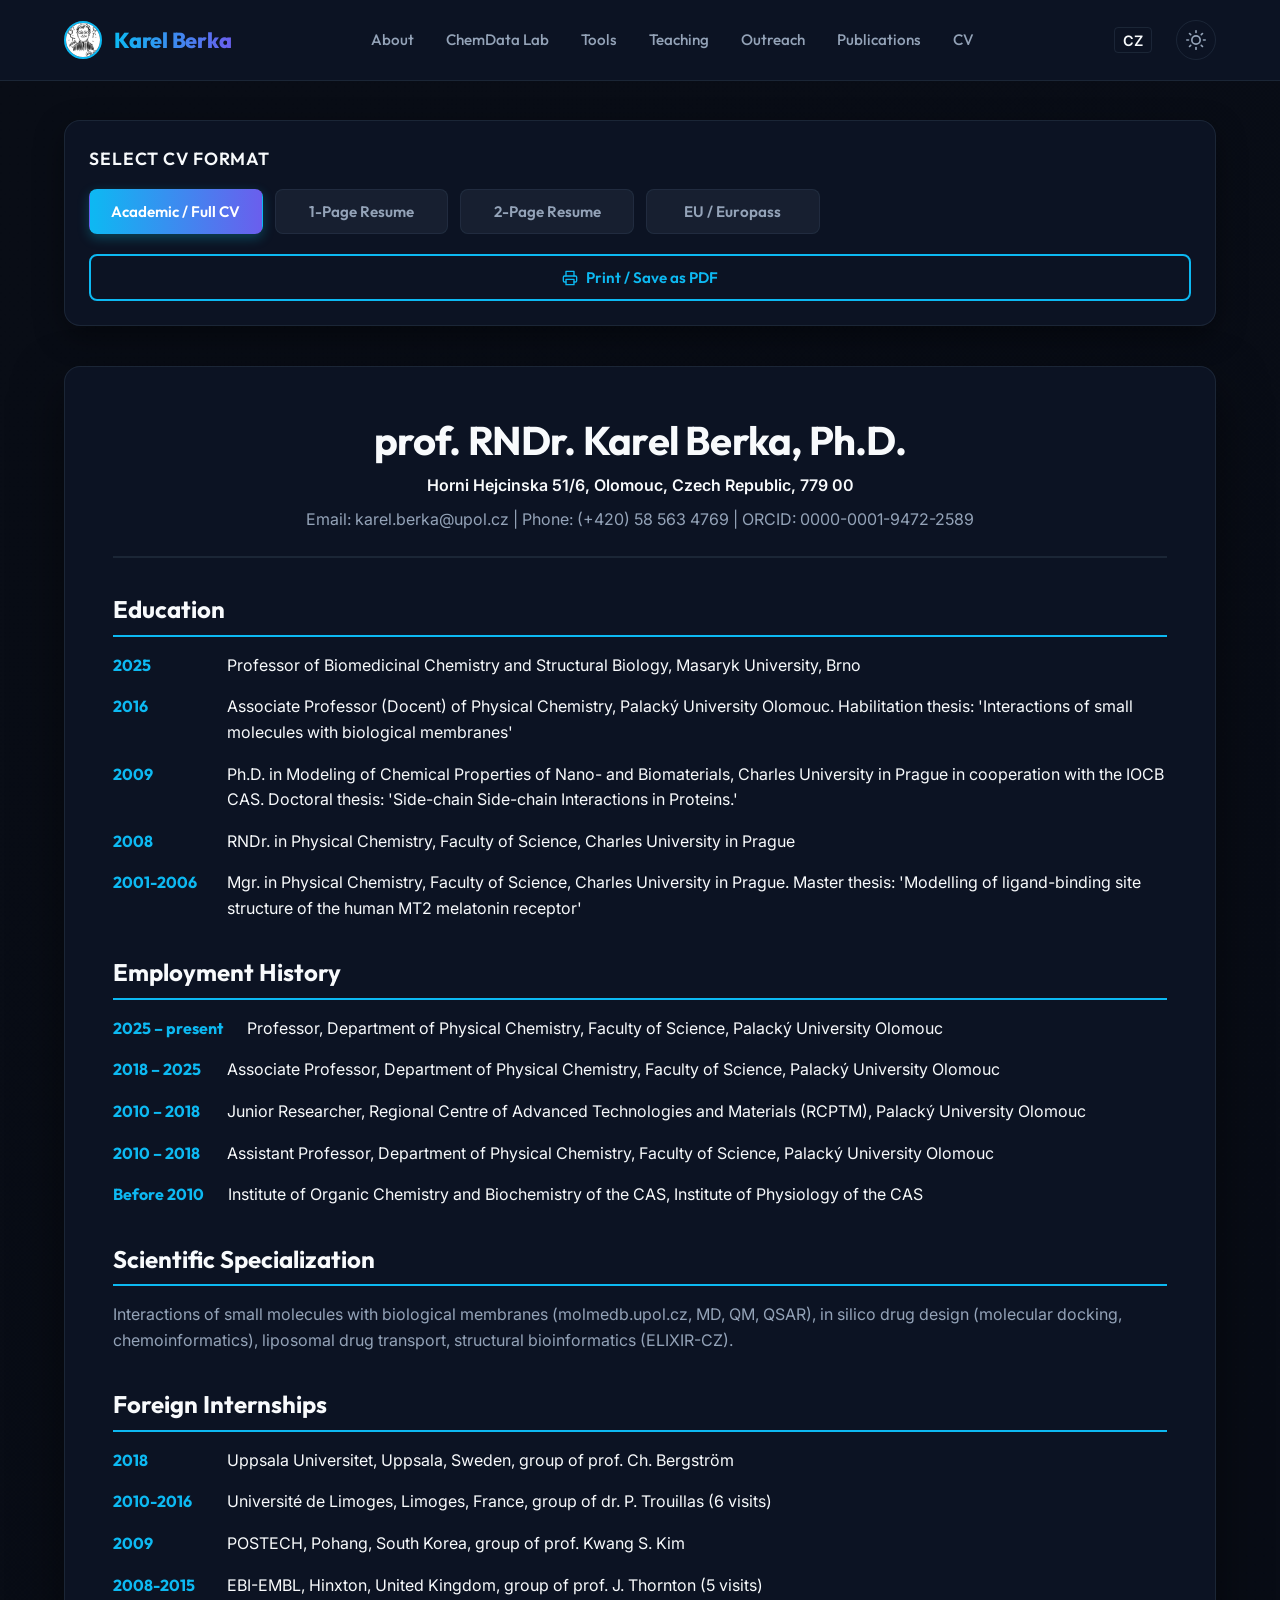
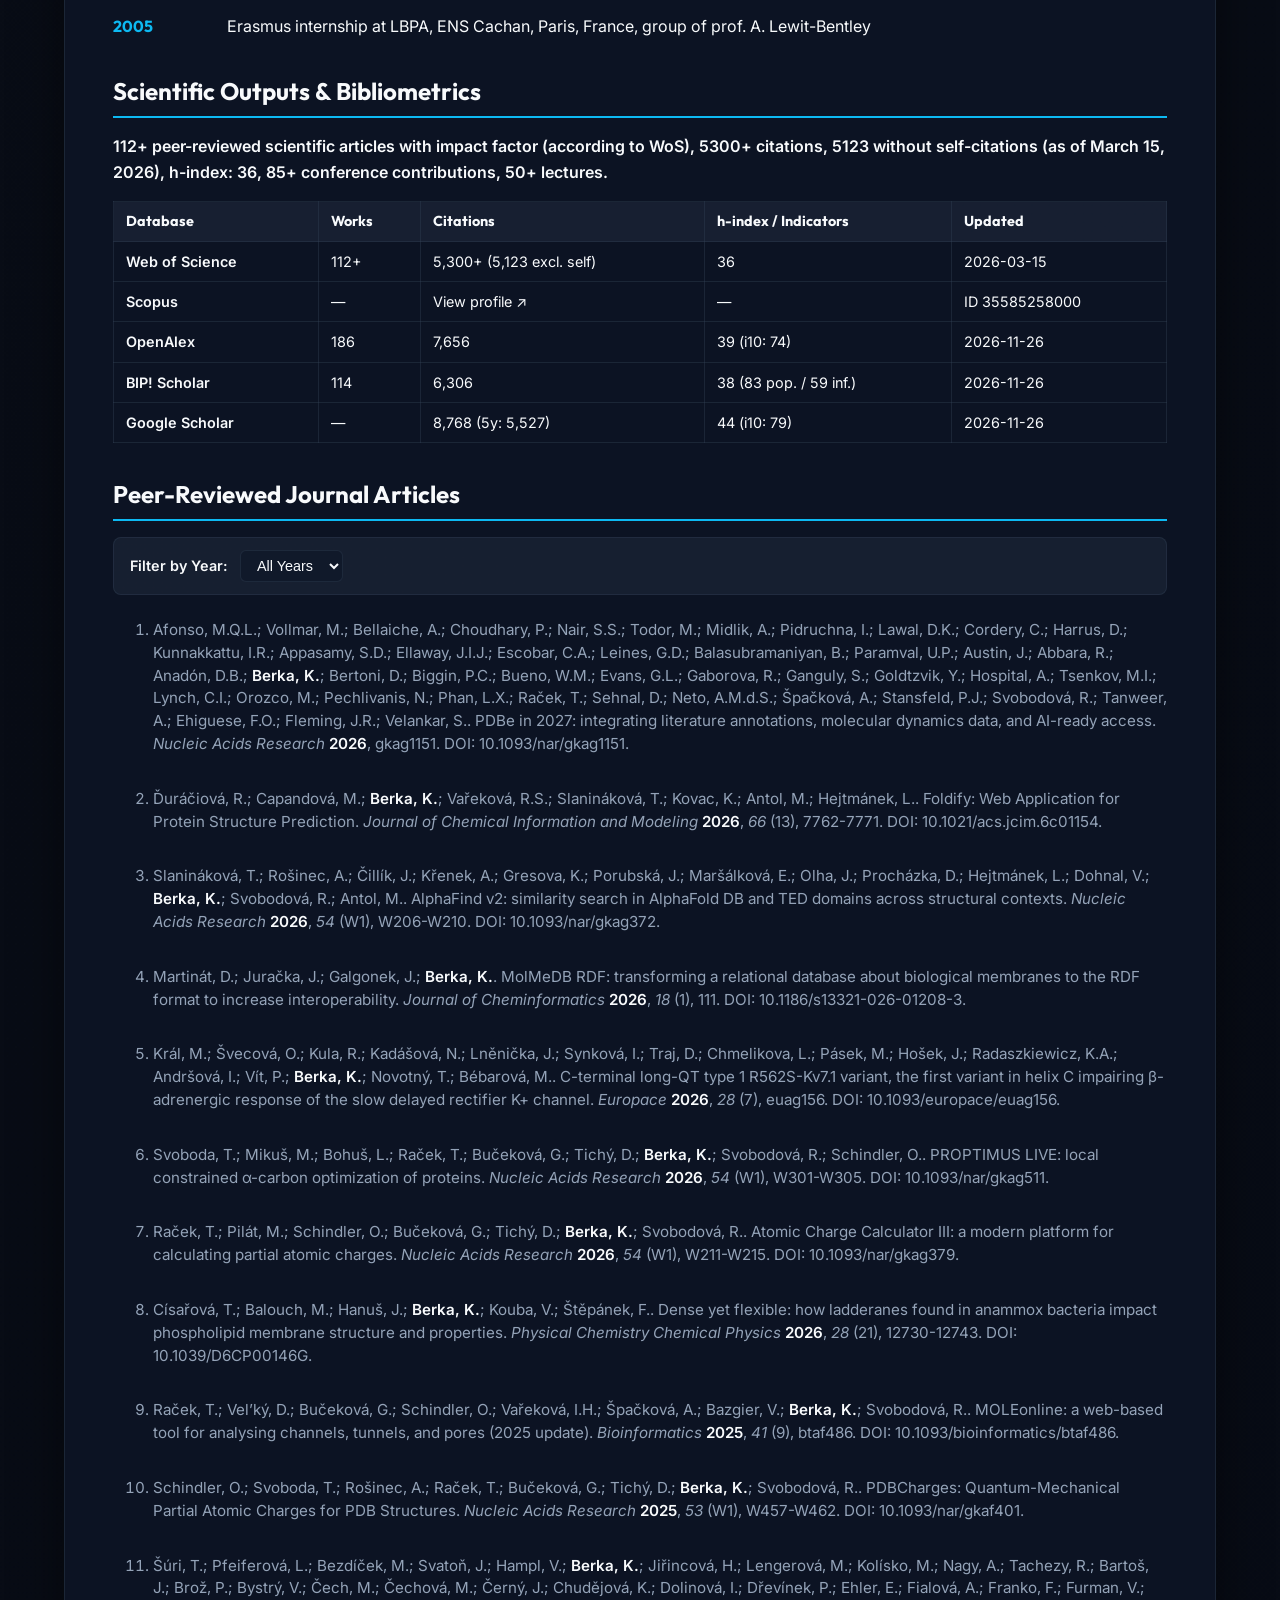
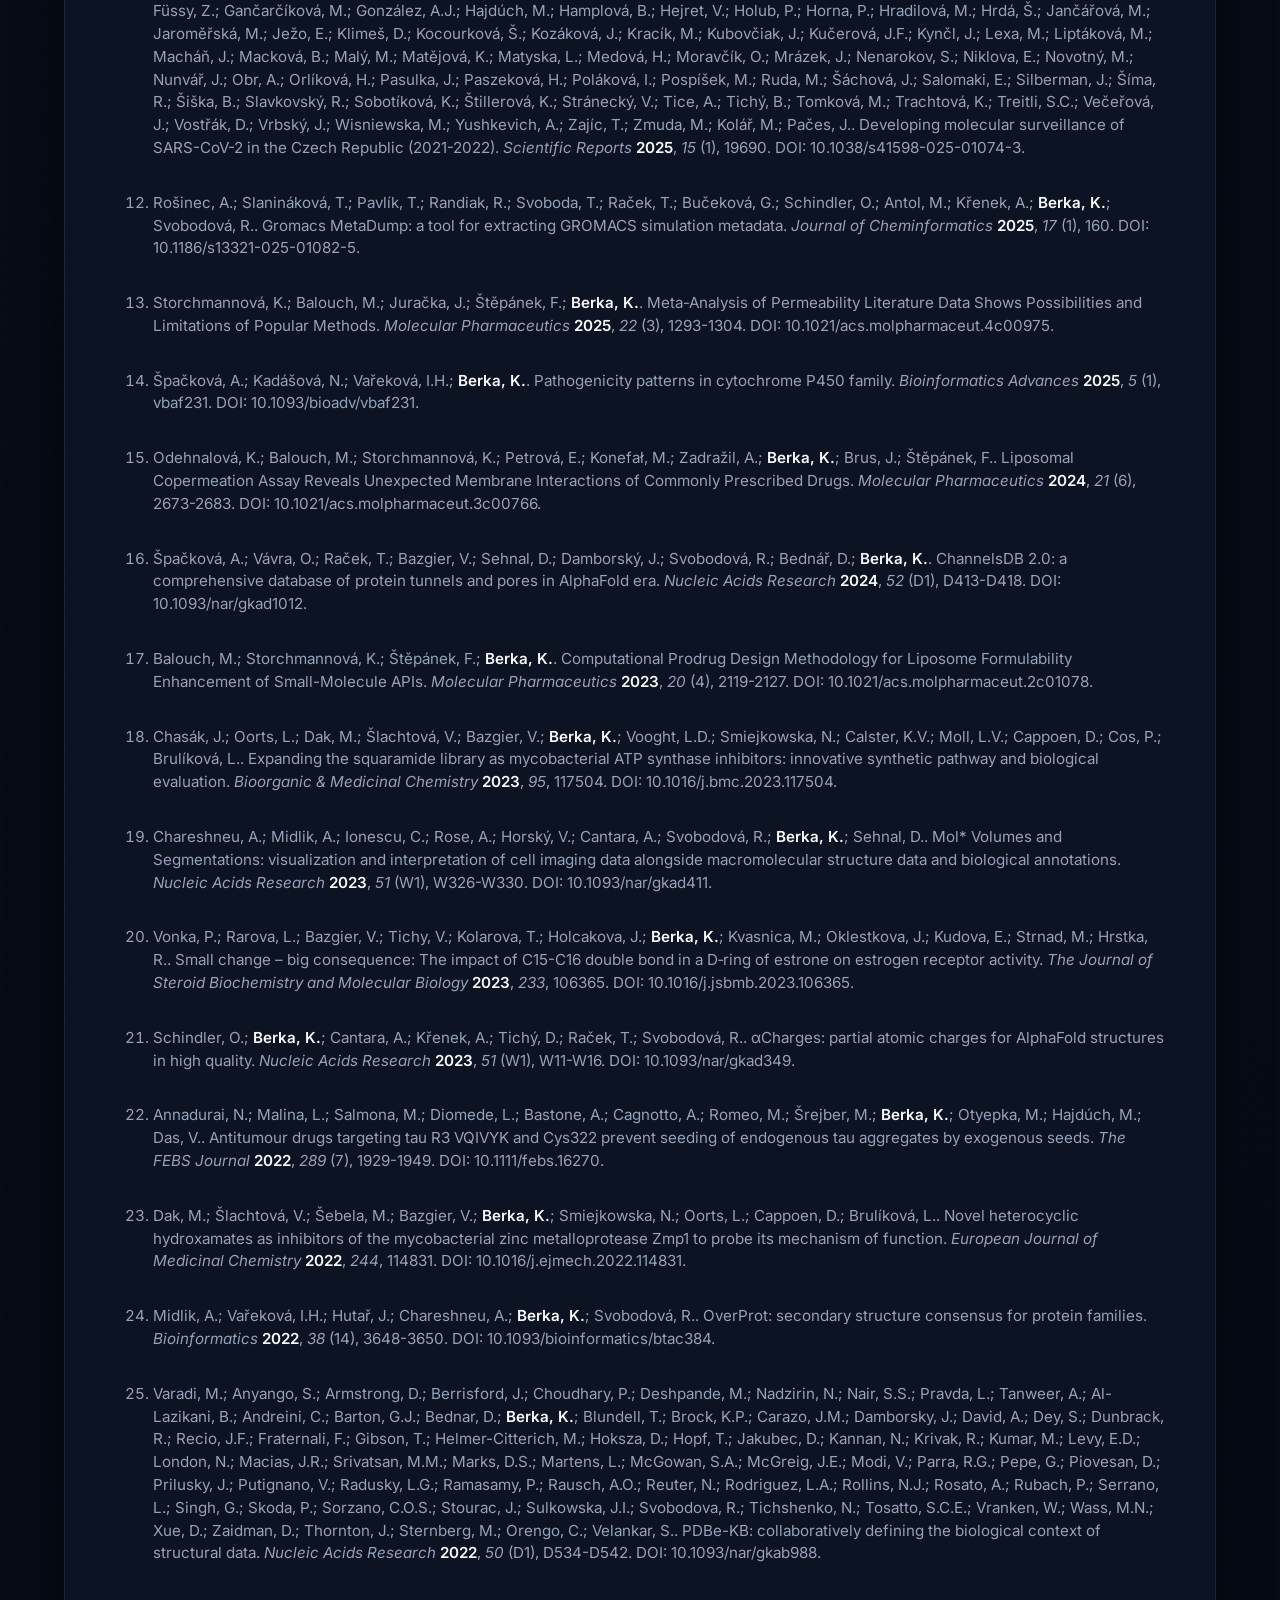
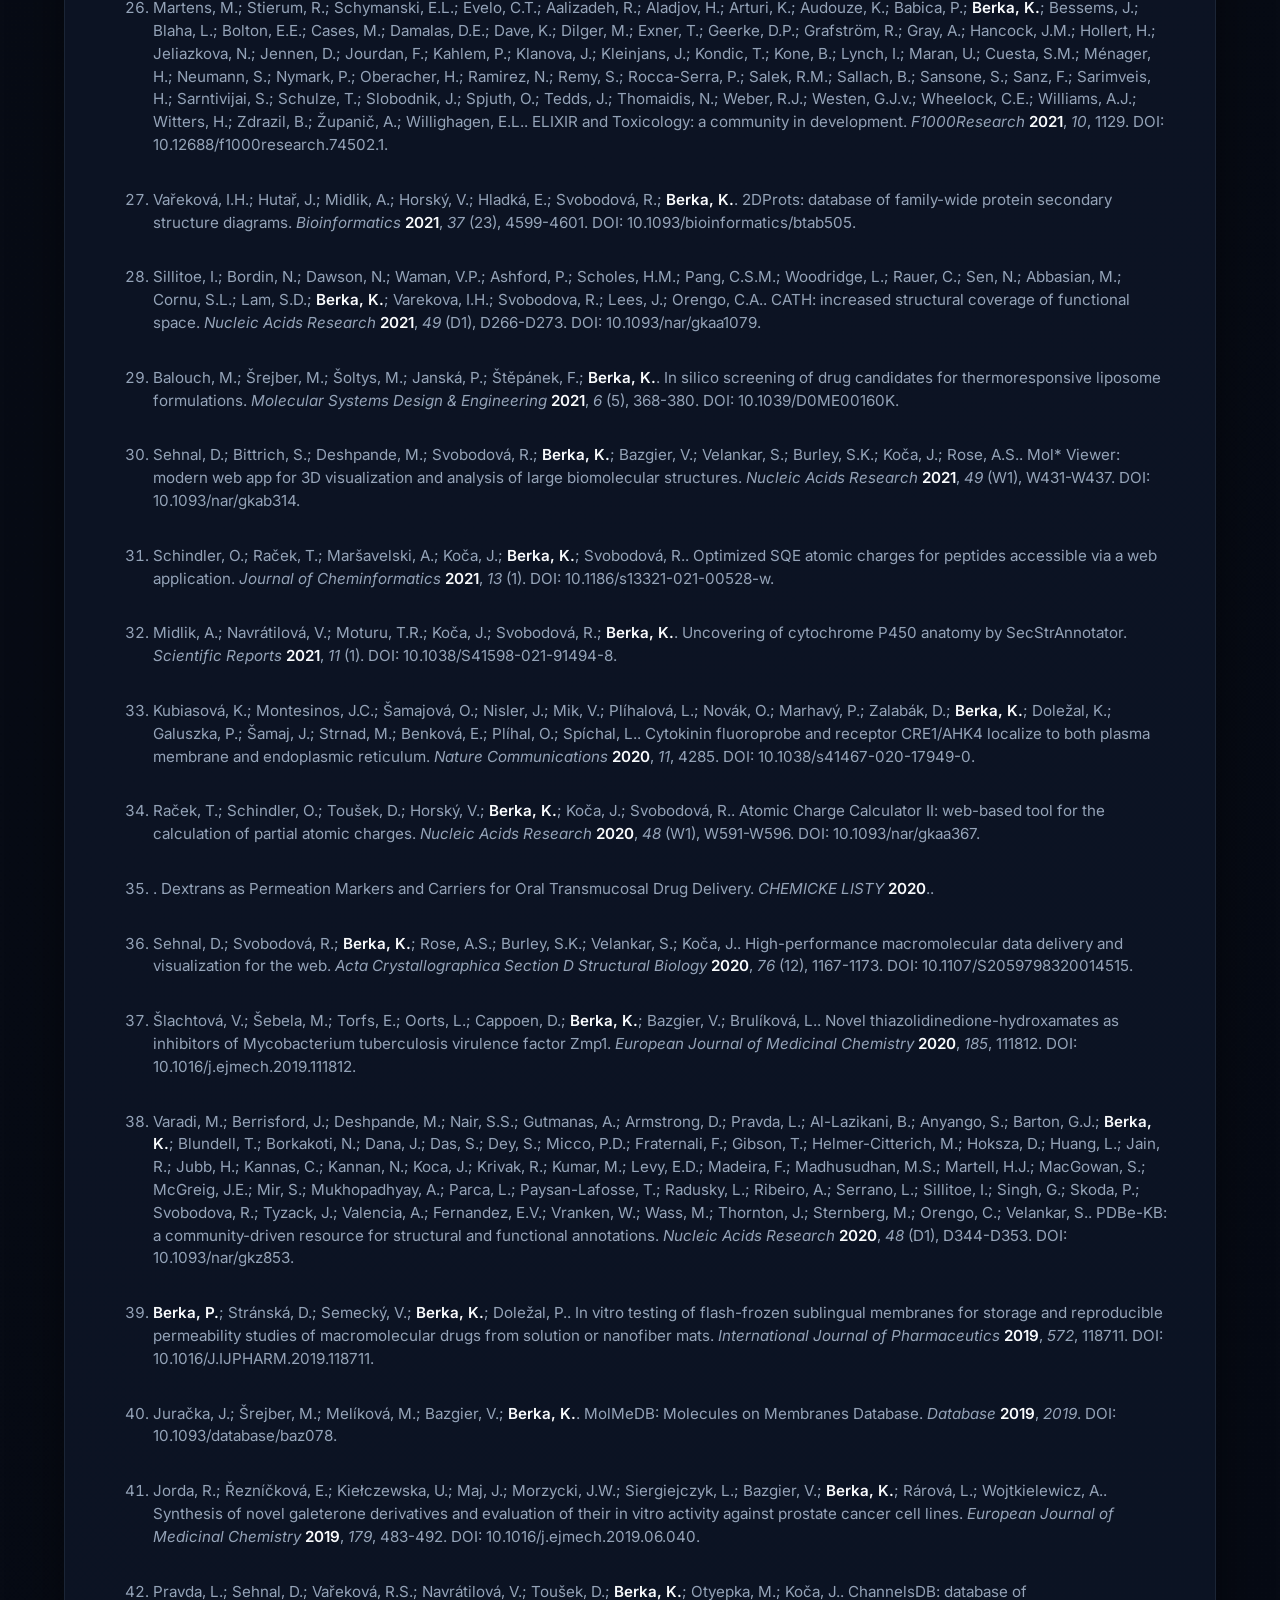
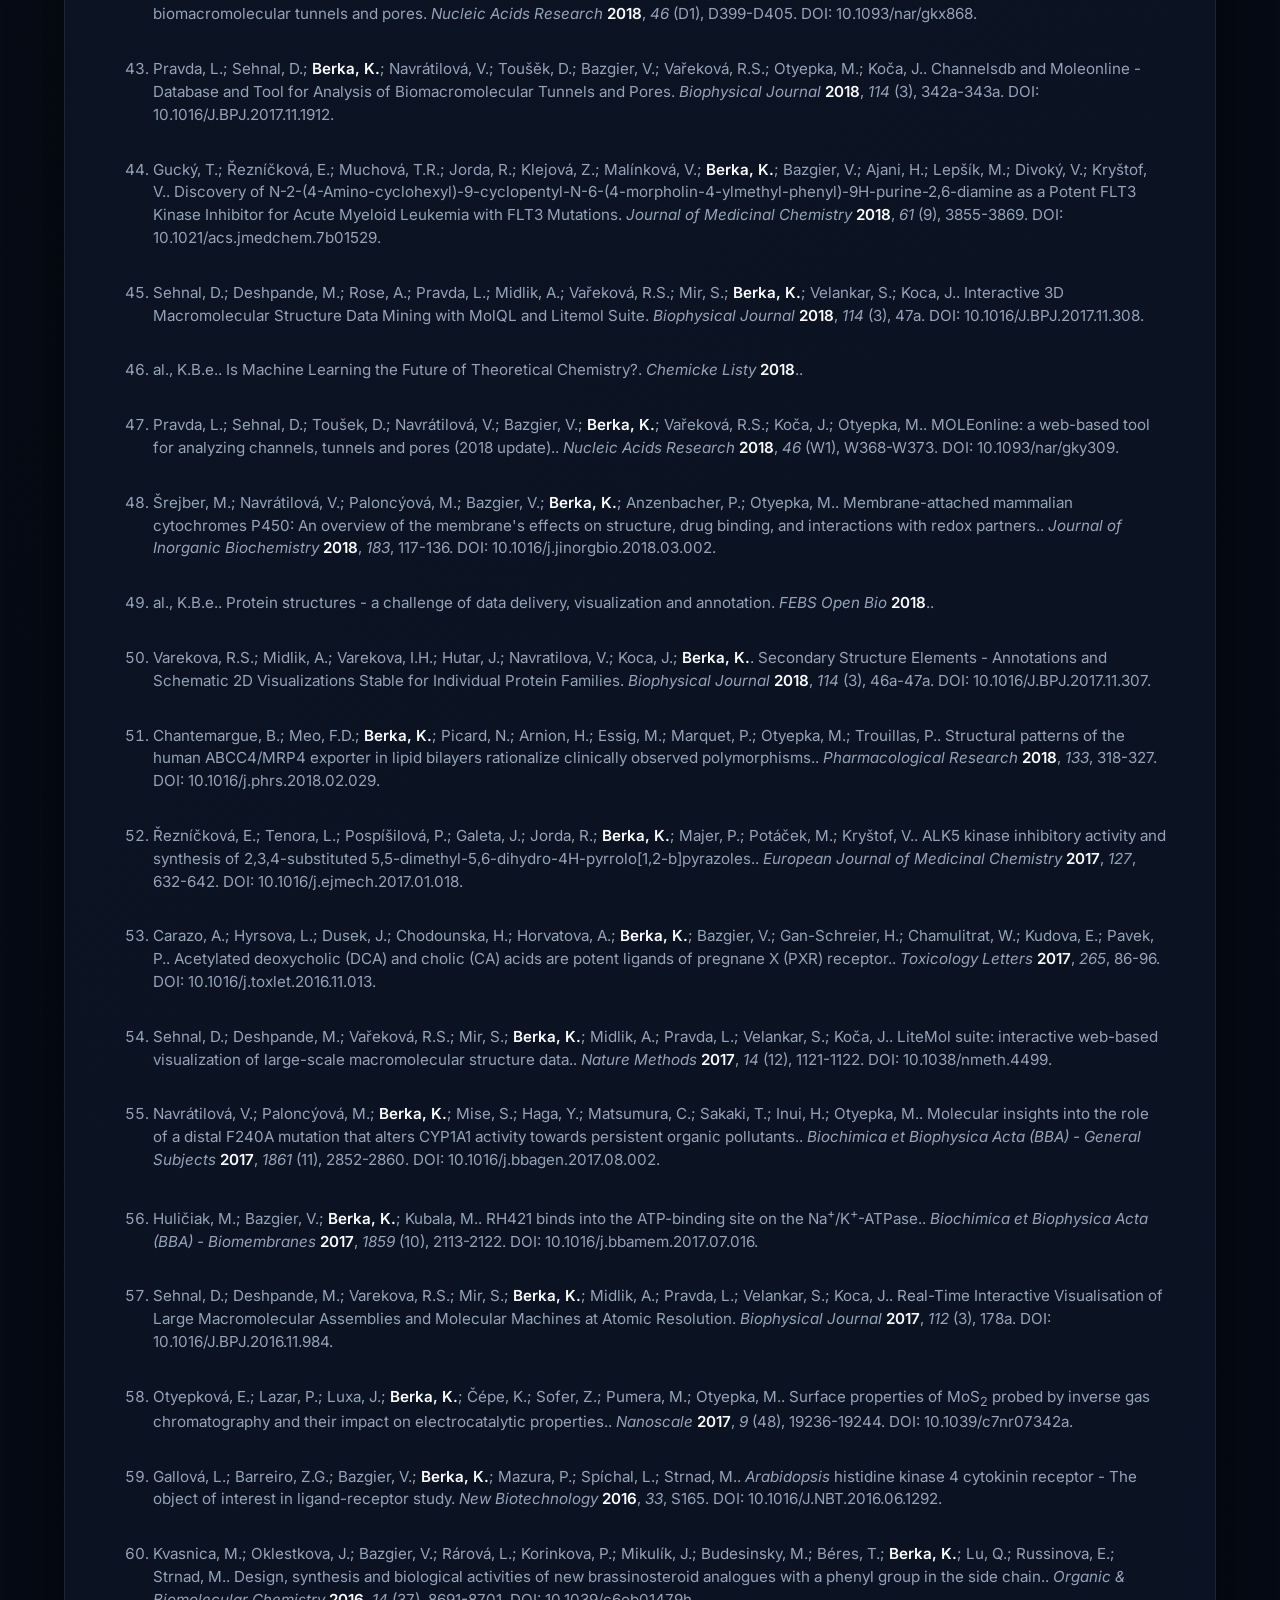
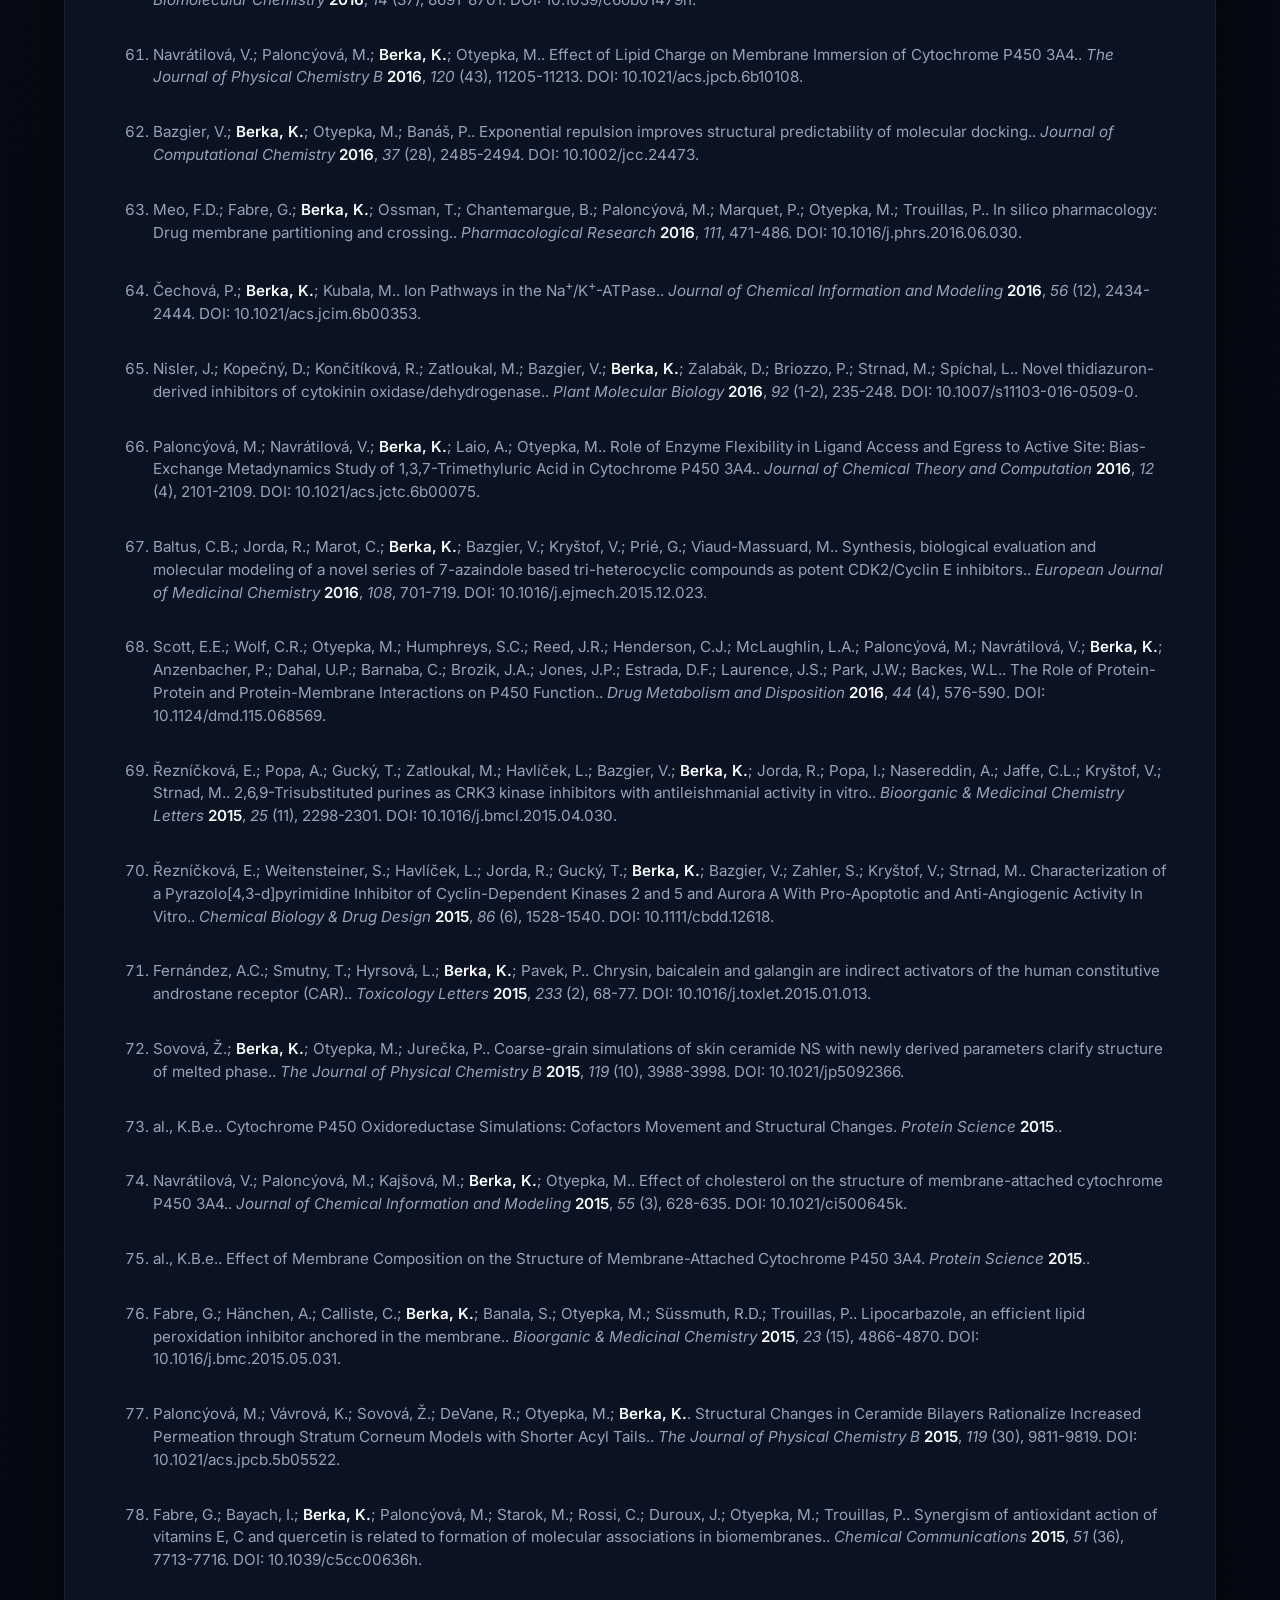
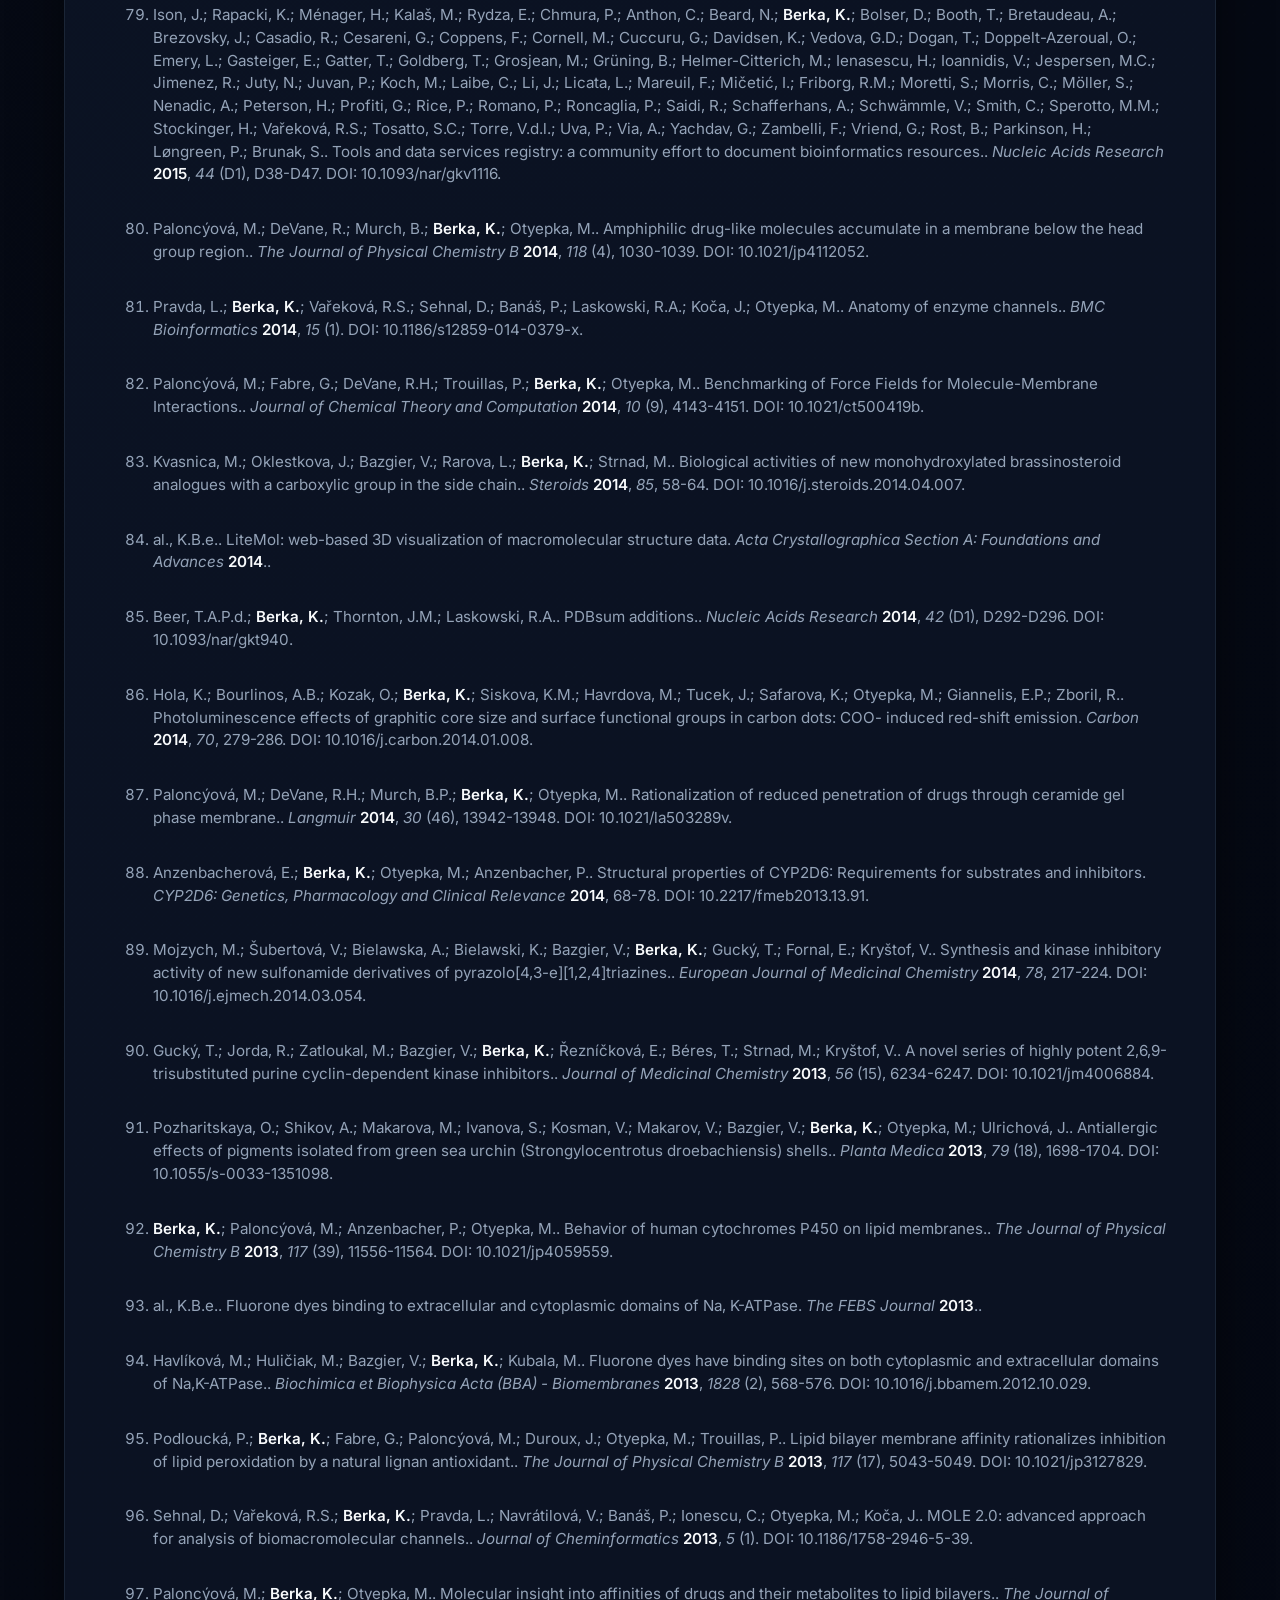
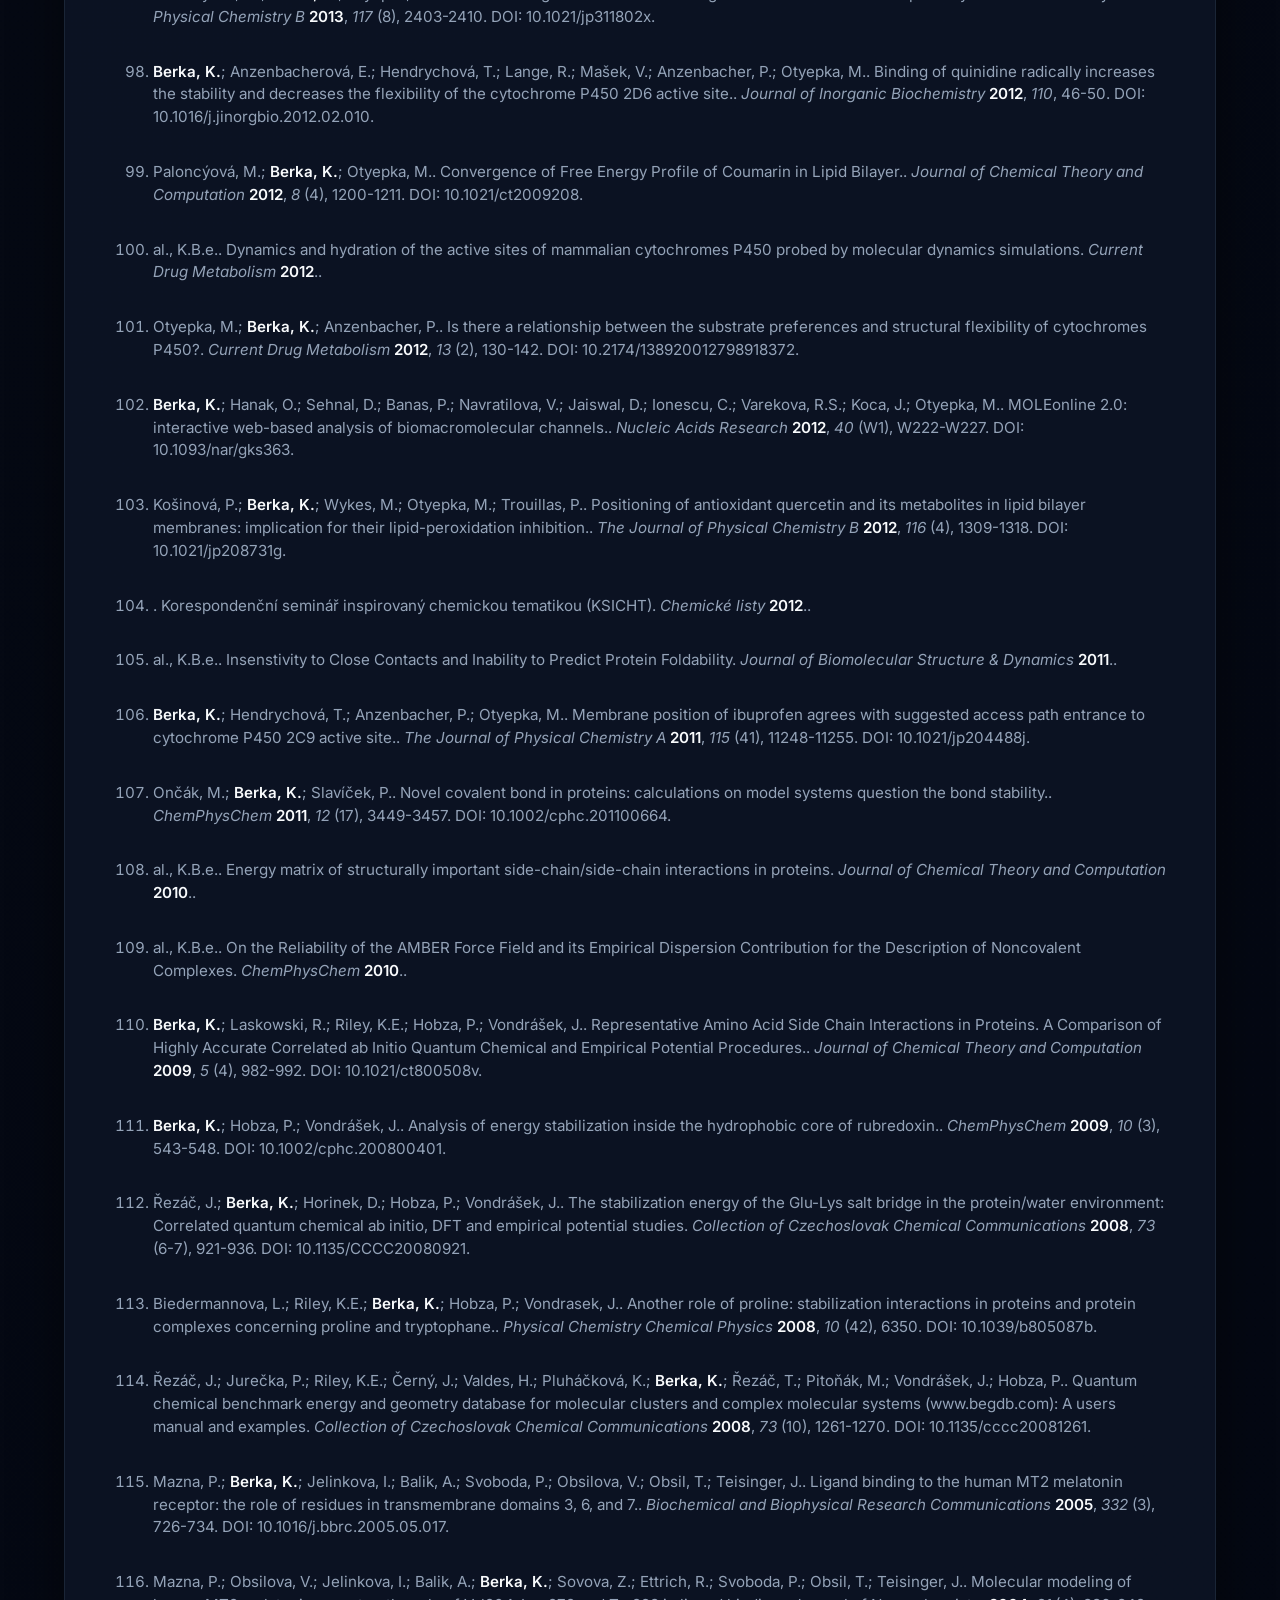
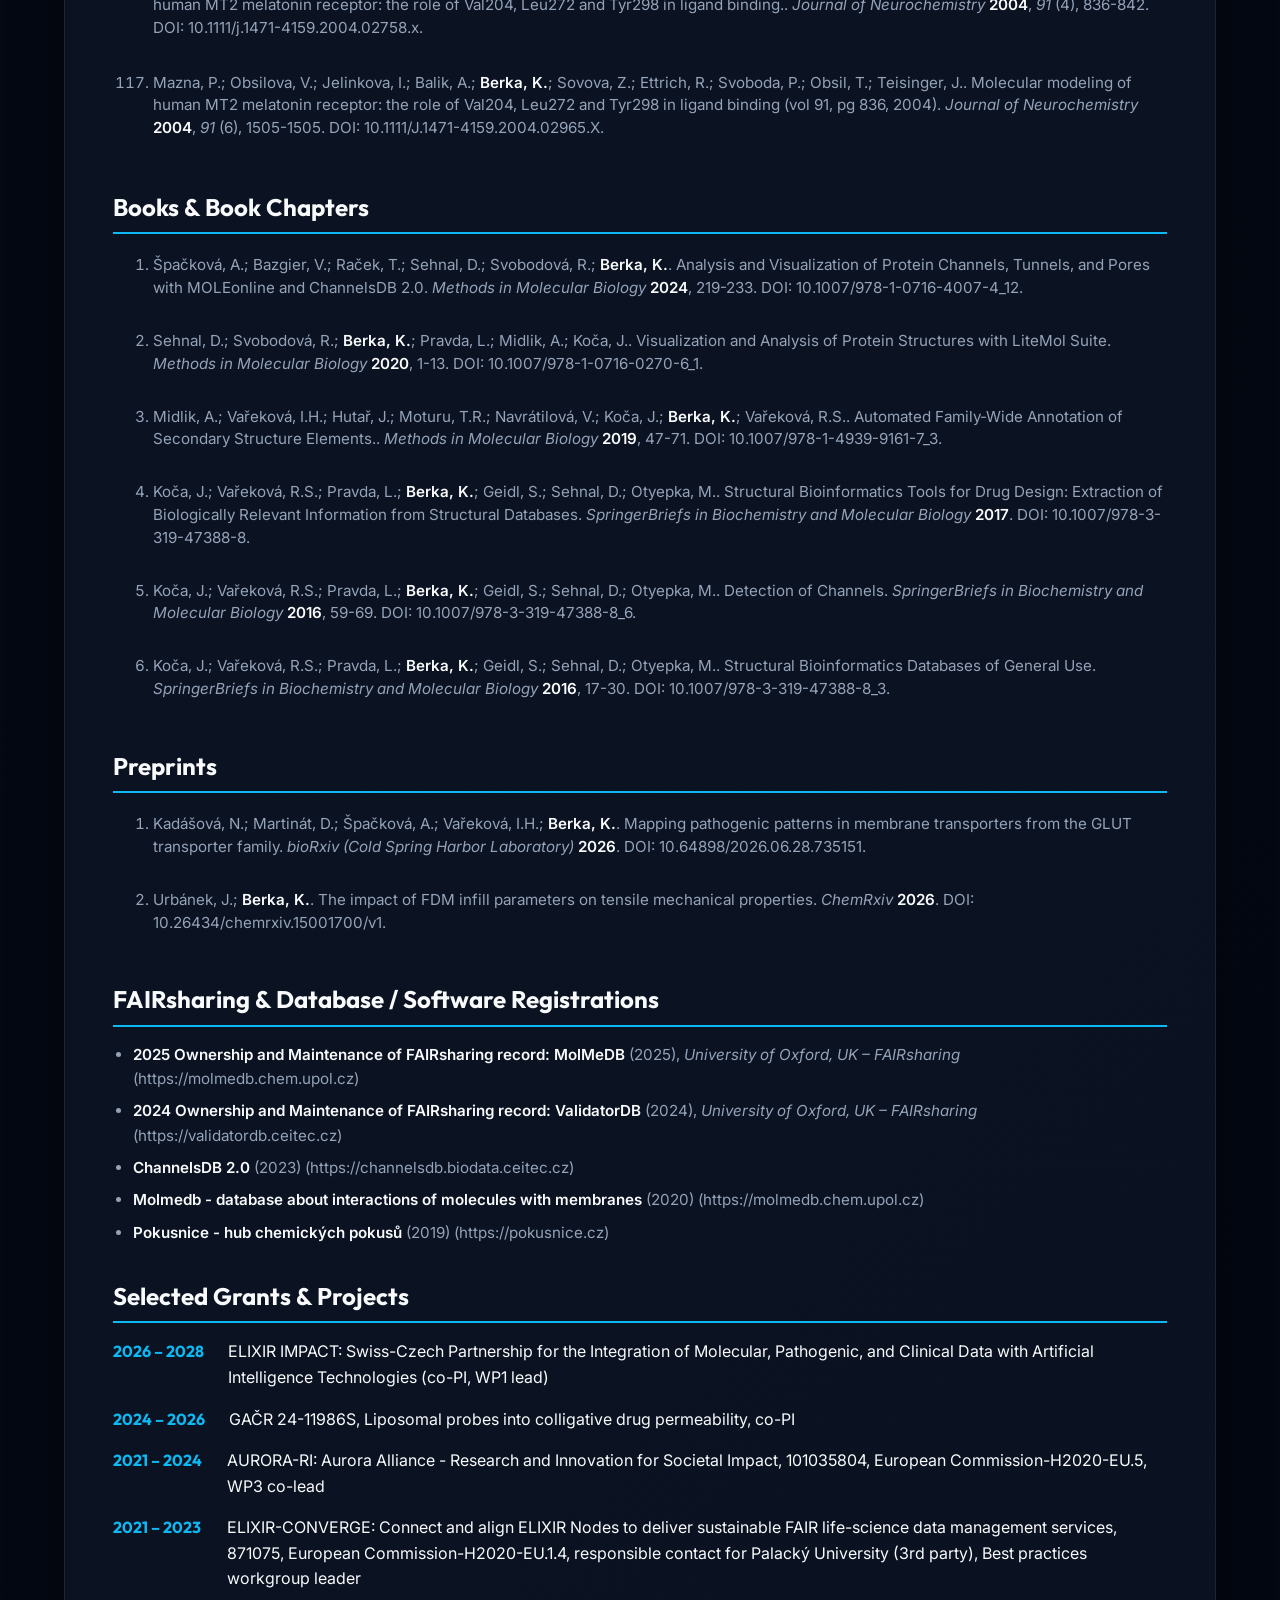
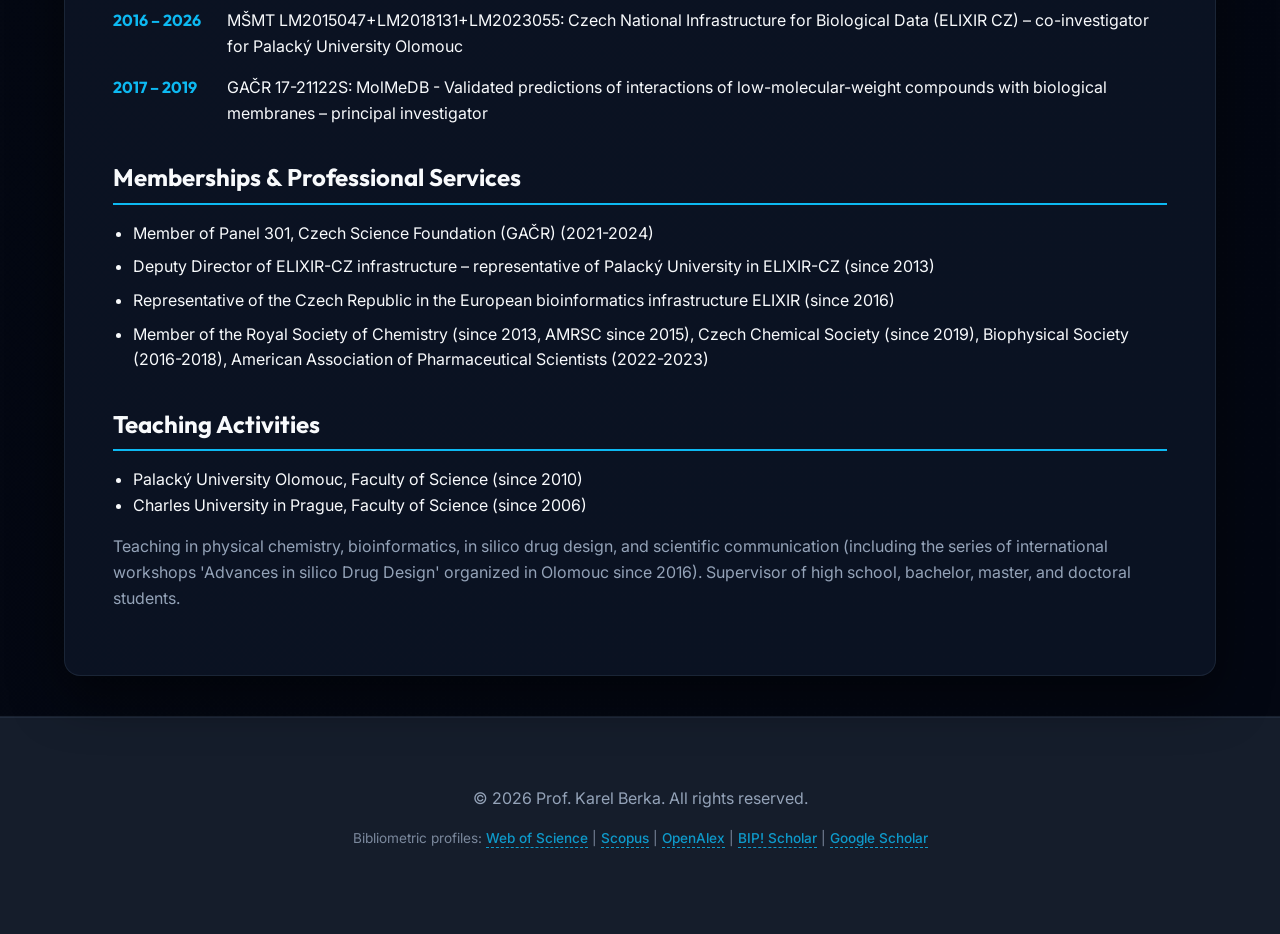
<file: cv.html>
<!DOCTYPE html>
<html lang="en">
<head>
    <meta charset="UTF-8">
    <meta name="viewport" content="width=device-width, initial-scale=1.0">
    <title>Curriculum Vitae | Prof. Karel Berka</title>
    <meta name="description" content="Curriculum Vitae of Prof. Karel Berka. Toggle between Full CV, 1-Page Resume, 2-Page Resume, and Europass formats.">
    <link rel="preconnect" href="https://fonts.googleapis.com">
    <link rel="preconnect" href="https://fonts.gstatic.com" crossorigin>
    <link href="https://fonts.googleapis.com/css2?family=Inter:wght@300;400;500;600;700&family=Outfit:wght@400;500;600;700;800&display=swap" rel="stylesheet">
    <link rel="stylesheet" href="css/style.css">
    <style>
        /* Modern CV Page Custom Styles */
        .cv-hero {
            background: var(--gradient-hero);
            padding: 120px 0 40px;
            border-bottom: 1px solid var(--border-color);
        }

        .cv-controls-card {
            background: var(--bg-surface);
            backdrop-filter: blur(var(--glass-blur));
            -webkit-backdrop-filter: blur(var(--glass-blur));
            border: 1px solid var(--border-color);
            border-radius: var(--card-radius);
            padding: 24px;
            margin-bottom: 40px;
            box-shadow: var(--shadow-md);
        }

        .controls-title {
            font-family: var(--font-heading);
            font-size: 1.1rem;
            font-weight: 600;
            margin-bottom: 16px;
            color: var(--text-primary);
            text-transform: uppercase;
            letter-spacing: 0.05em;
        }

        .controls-grid {
            display: grid;
            grid-template-columns: repeat(auto-fit, minmax(150px, 1fr));
            gap: 12px;
            width: 100%;
        }

        /* Full length buttons */
        .cv-format-btn {
            width: 100%;
            padding: 12px 16px;
            background: var(--bg-surface-alt);
            border: 1px solid var(--border-color);
            border-radius: 8px;
            font-family: var(--font-heading);
            font-weight: 600;
            font-size: 0.95rem;
            color: var(--text-secondary);
            cursor: pointer;
            transition: all var(--transition-fast);
            display: inline-flex;
            align-items: center;
            justify-content: center;
            gap: 8px;
        }

        .cv-format-btn:hover {
            background: var(--border-color);
            color: var(--text-primary);
            transform: translateY(-2px);
        }

        .cv-format-btn.active {
            background: var(--gradient-accent);
            color: #ffffff;
            border-color: transparent;
            box-shadow: 0 4px 12px rgba(6, 182, 212, 0.3);
        }

        .print-btn {
            grid-column: 1 / -1;
            background: transparent;
            border: 2px solid var(--color-primary);
            color: var(--color-primary);
            margin-top: 8px;
        }

        .print-btn:hover {
            background: var(--color-primary-light);
            color: var(--color-primary);
        }

        /* Render Container styles */
        .cv-paper {
            background: var(--bg-surface);
            border: 1px solid var(--border-color);
            border-radius: var(--card-radius);
            padding: 48px;
            box-shadow: var(--shadow-lg);
            transition: all var(--transition-normal);
            position: relative;
            overflow: hidden;
        }

        /* Europass Layout Specific Style overrides */
        .europass-layout {
            font-size: 0.95rem;
            line-height: 1.5;
        }

        .europass-row {
            display: grid;
            grid-template-columns: 240px 1fr;
            gap: 32px;
            border-bottom: 1px solid var(--border-color);
            padding: 24px 0;
        }

        .europass-row:last-child {
            border-bottom: none;
        }

        .europass-left {
            font-family: var(--font-heading);
            font-weight: 700;
            color: var(--color-primary);
            text-transform: uppercase;
            font-size: 0.85rem;
            letter-spacing: 0.05em;
        }

        .europass-right h3 {
            margin-bottom: 8px;
            font-size: 1.2rem;
        }

        .europass-header-logo {
            display: flex;
            align-items: center;
            gap: 16px;
            margin-bottom: 32px;
        }

        /* Generic CV layout details */
        .cv-section-title {
            font-family: var(--font-heading);
            font-size: 1.5rem;
            font-weight: 700;
            margin: 32px 0 16px;
            border-bottom: 2px solid var(--color-primary);
            padding-bottom: 6px;
            color: var(--text-primary);
            display: flex;
            align-items: center;
            gap: 12px;
        }

        .cv-section-title:first-of-type {
            margin-top: 0;
        }

        .cv-timeline {
            display: flex;
            flex-direction: column;
            gap: 16px;
        }

        .timeline-item {
            display: flex;
            gap: 24px;
        }

        .timeline-year {
            font-family: var(--font-heading);
            font-weight: 700;
            color: var(--color-primary);
            min-width: 90px;
            flex-shrink: 0;
        }

        .timeline-content {
            flex-grow: 1;
        }

        .cv-pub-list {
            list-style: decimal;
            padding-left: 20px;
            display: flex;
            flex-direction: column;
            gap: 12px;
        }

        .cv-pub-item {
            font-size: 0.95rem;
            color: var(--text-secondary);
        }

        /* Page sizes for printing */
        @media print {
            body {
                background: #ffffff !important;
                color: #000000 !important;
                font-size: 11pt !important;
            }
            #site-header, footer, .cv-controls-card, canvas {
                display: none !important;
            }
            .cv-hero {
                padding: 0 !important;
                background: none !important;
                border: none !important;
            }
            .cv-paper {
                border: none !important;
                box-shadow: none !important;
                padding: 0 !important;
                background: transparent !important;
            }
            .page-break {
                page-break-before: always;
            }
            /* Styling strictly for printing */
            .cv-pub-item {
                background: none !important;
            }
            a {
                text-decoration: underline !important;
                color: #000000 !important;
            }
        }
    </style>
</head>
<body class="dark-theme">
    <!-- Header (same navigation as index) -->
    <header id="site-header">
        <div class="nav-container">
            <a href="index.html" class="logo" id="nav-logo">
                <img src="img/profile/Ja_2015_by_Jorge_Cham_PhD_Comics_AP-0074.jpg" alt="Karel Berka caricature logo" class="logo-caricature-img">
                <span class="logo-text">Karel Berka</span>
            </a>
            <nav id="nav-menu" aria-label="Primary Navigation">
                <ul>
                    <li><a href="index.html#about" class="nav-link"><span class="lang-en">About</span><span class="lang-cs" style="display: none;">O mně</span></a></li>
                    <li><a href="index.html#chemdata" class="nav-link"><span class="lang-en">ChemData Lab</span><span class="lang-cs" style="display: none;">ChemData Lab</span></a></li>
                    <li><a href="index.html#tools" class="nav-link"><span class="lang-en">Tools</span><span class="lang-cs" style="display: none;">Nástroje</span></a></li>
                    <li><a href="index.html#teaching" class="nav-link"><span class="lang-en">Teaching</span><span class="lang-cs" style="display: none;">Výuka</span></a></li>
                    <li><a href="index.html#outreach" class="nav-link"><span class="lang-en">Outreach</span><span class="lang-cs" style="display: none;">Popularizace</span></a></li>
                    <li><a href="index.html#publications" class="nav-link"><span class="lang-en">Publications</span><span class="lang-cs" style="display: none;">Publikace</span></a></li>
                    <li><a href="cv.html" class="nav-link active">CV</a></li>
                </ul>
            </nav>
            <div class="nav-controls">
                <button id="lang-toggle" aria-label="Toggle Language" title="Switch Language" style="background: none; border: 1px solid var(--border-color); color: var(--text-color); padding: 0.2rem 0.5rem; border-radius: 4px; cursor: pointer; font-family: var(--font-primary); font-weight: 600; font-size: 0.9rem; margin-right: 0.5rem;">
                    <span class="lang-en">CZ</span>
                    <span class="lang-cs" style="display: none;">EN</span>
                </button>
                <button id="theme-toggle" aria-label="Toggle light/dark theme" title="Toggle Theme">
                    <svg class="icon moon-icon" viewBox="0 0 24 24" width="20" height="20" fill="none" stroke="currentColor" stroke-width="2" stroke-linecap="round" stroke-linejoin="round">
                        <path d="M21 12.79A9 9 0 1 1 11.21 3 7 7 0 0 0 21 12.79z"></path>
                    </svg>
                    <svg class="icon sun-icon" viewBox="0 0 24 24" width="20" height="20" fill="none" stroke="currentColor" stroke-width="2" stroke-linecap="round" stroke-linejoin="round">
                        <circle cx="12" cy="12" r="5"></circle>
                        <line x1="12" y1="1" x2="12" y2="3"></line>
                        <line x1="12" y1="21" x2="12" y2="23"></line>
                        <line x1="4.22" y1="4.22" x2="5.64" y2="5.64"></line>
                        <line x1="18.36" y1="18.36" x2="19.78" y2="19.78"></line>
                        <line x1="1" y1="12" x2="3" y2="12"></line>
                        <line x1="21" y1="12" x2="23" y2="12"></line>
                        <line x1="4.22" y1="19.78" x2="5.64" y2="18.36"></line>
                        <line x1="18.36" y1="5.64" x2="19.78" y2="4.22"></line>
                    </svg>
                </button>
                <button id="mobile-menu-toggle" aria-label="Toggle mobile menu">
                    <span></span>
                    <span></span>
                    <span></span>
                </button>
            </div>
        </div>
    </header>

    <canvas id="molecular-canvas"></canvas>

    <main class="cv-hero">
        <div class="container">
            <!-- CV layout control panel -->
            <div class="cv-controls-card">
                <div class="controls-title">
                    <span class="lang-en">Select CV Format</span>
                    <span class="lang-cs" style="display: none;">Vyberte formát CV</span>
                </div>
                <div class="controls-grid">
                    <button class="cv-format-btn active" data-format="full">
                        <span class="lang-en">Academic / Full CV</span>
                        <span class="lang-cs" style="display: none;">Akademické / Úplné CV</span>
                    </button>
                    <button class="cv-format-btn" data-format="onepage">
                        <span class="lang-en">1-Page Resume</span>
                        <span class="lang-cs" style="display: none;">1-stránkové CV</span>
                    </button>
                    <button class="cv-format-btn" data-format="twopage">
                        <span class="lang-en">2-Page Resume</span>
                        <span class="lang-cs" style="display: none;">2-stránkové CV</span>
                    </button>
                    <button class="cv-format-btn" data-format="europass">
                        <span class="lang-en">EU / Europass</span>
                        <span class="lang-cs" style="display: none;">Evropský formát</span>
                    </button>
                    <button class="cv-format-btn print-btn" onclick="window.print()">
                        <svg viewBox="0 0 24 24" width="16" height="16" fill="none" stroke="currentColor" stroke-width="2" stroke-linecap="round" stroke-linejoin="round">
                            <polyline points="6 9 6 2 18 2 18 9"></polyline>
                            <path d="M6 18H4a2 2 0 0 1-2-2v-5a2 2 0 0 1 2-2h16a2 2 0 0 1 2 2v5a2 2 0 0 1-2 2h-2"></path>
                            <rect x="6" y="14" width="12" height="8"></rect>
                        </svg>
                        <span class="lang-en">Print / Save as PDF</span>
                        <span class="lang-cs" style="display: none;">Tisk / Uložit do PDF</span>
                    </button>
                </div>
            </div>

            <!-- CV Render target -->
            <div class="cv-paper" id="cv-render-target">
                <!-- Will be dynamically generated -->
            </div>
        </div>
    </main>

    <footer>
        <div class="container" style="text-align: center; padding: 20px 0;">
            <p>&copy; 2026 Prof. Karel Berka. <span class="lang-en">All rights reserved.</span><span class="lang-cs" style="display: none;">Všechna práva vyhrazena.</span></p>
            <p style="font-size: 0.85rem; opacity: 0.8; margin-top: 8px;">
                <span class="lang-en">Bibliometric profiles: <a href="https://www.webofscience.com/wos/author/record/E-2839-2010" target="_blank" rel="noopener" class="inline-link">Web of Science</a> | <a href="https://www.scopus.com/authid/detail.uri?authorId=35585258000" target="_blank" rel="noopener" class="inline-link">Scopus</a> | <a href="https://openalex.org/A5049457524" target="_blank" rel="noopener" class="inline-link">OpenAlex</a> | <a href="https://bip.imsi.athenarc.gr/scholar/profile/0000-0001-9472-2589" target="_blank" rel="noopener" class="inline-link">BIP! Scholar</a> | <a href="https://scholar.google.cz/citations?hl=cs&user=398ACWsAAAAJ" target="_blank" rel="noopener" class="inline-link">Google Scholar</a></span>
                <span class="lang-cs" style="display: none;">Bibliometrické profily: <a href="https://www.webofscience.com/wos/author/record/E-2839-2010" target="_blank" rel="noopener" class="inline-link">Web of Science</a> | <a href="https://www.scopus.com/authid/detail.uri?authorId=35585258000" target="_blank" rel="noopener" class="inline-link">Scopus</a> | <a href="https://openalex.org/A5049457524" target="_blank" rel="noopener" class="inline-link">OpenAlex</a> | <a href="https://bip.imsi.athenarc.gr/scholar/profile/0000-0001-9472-2589" target="_blank" rel="noopener" class="inline-link">BIP! Scholar</a> | <a href="https://scholar.google.cz/citations?hl=cs&user=398ACWsAAAAJ" target="_blank" rel="noopener" class="inline-link">Google Scholar</a></span>
            </p>
        </div>
    </footer>

    <!-- Load Data, Metrics, script, then local CV rendering logic -->
    <script src="js/data.js"></script>
    <script src="js/metrics.js"></script>
    <script src="js/script.js"></script>
    <script>
        // Bilingual CV Data Object
        const cvData = {
            personal: {
                name: "prof. RNDr. Karel Berka, Ph.D.",
                address: {
                    en: "Horni Hejcinska 51/6, Olomouc, Czech Republic, 779 00",
                    cs: "Horní Hejčínská 51/6, Olomouc, Česká Republika, 779 00"
                },
                email: "karel.berka@upol.cz",
                phone: "(+420) 58 563 4769",
                birth: {
                    en: "Born: June 19, 1982 in Opava",
                    cs: "Narozen: 19. 6. 1982 v Opavě"
                },
                orcid: "https://orcid.org/0000-0001-9472-2589",
                orcidId: "0000-0001-9472-2589"
            },
            education: [
                {
                    year: "2025",
                    en: "Professor of Biomedicinal Chemistry and Structural Biology, Masaryk University, Brno",
                    cs: "profesor Biomedicinální chemie a strukturní biologie, Masarykova U Brno"
                },
                {
                    year: "2016",
                    en: "Associate Professor (Docent) of Physical Chemistry, Palacký University Olomouc. Habilitation thesis: 'Interactions of small molecules with biological membranes'",
                    cs: "docent Fyzikální chemie, Přírodovědecká fakulta U Palackého v Olomouci. Habilitační práce: „Interakce malých molekul s biologickými membránami“"
                },
                {
                    year: "2009",
                    en: "Ph.D. in Modeling of Chemical Properties of Nano- and Biomaterials, Charles University in Prague in cooperation with the IOCB CAS. Doctoral thesis: 'Side-chain Side-chain Interactions in Proteins.'",
                    cs: "Ph.D. Modelování chemických vlastností nano- a biomateriálů, Přírodovědecká fakulta U Karlovy v Praze, ve spolupráci s Ústavem organické chemie a biochemie AV ČR. Disertační práce: „Side-chain Side-chain Interactions in Proteins.“"
                },
                {
                    year: "2008",
                    en: "RNDr. in Physical Chemistry, Faculty of Science, Charles University in Prague",
                    cs: "RNDr. Fyzikální chemie, Přírodovědecká fakulta UK v Praze"
                },
                {
                    year: "2001-2006",
                    en: "Mgr. in Physical Chemistry, Faculty of Science, Charles University in Prague. Master thesis: 'Modelling of ligand-binding site structure of the human MT2 melatonin receptor'",
                    cs: "Mgr. Fyzikální chemie, Přírodovědecká fakulta UK v Praze. Diplomová práce: „Modelling of ligand-binding site structure of the human MT2 melatonin receptor“"
                }
            ],
            employment: [
                {
                    period: { en: "2025 – present", cs: "2025 – doposud" },
                    position: { en: "Professor, Department of Physical Chemistry, Faculty of Science, Palacký University Olomouc", cs: "Profesor, Katedra fyzikální chemie, Přírodovědecká fakulta, UP v Olomouci" }
                },
                {
                    period: { en: "2018 – 2025", cs: "2018 – 2025" },
                    position: { en: "Associate Professor, Department of Physical Chemistry, Faculty of Science, Palacký University Olomouc", cs: "Docent, Katedra fyzikální chemie, Přírodovědecká fakulta, UP v Olomouci" }
                },
                {
                    period: { en: "2010 – 2018", cs: "2010 – 2018" },
                    position: { en: "Junior Researcher, Regional Centre of Advanced Technologies and Materials (RCPTM), Palacký University Olomouc", cs: "Vědecký pracovník (Junior Researcher), Regionální centrum pokročilých technologií a materiálů (RCPTM) UP v Olomouci." }
                },
                {
                    period: { en: "2010 – 2018", cs: "2010 – 2018" },
                    position: { en: "Assistant Professor, Department of Physical Chemistry, Faculty of Science, Palacký University Olomouc", cs: "Odborný asistent, Katedra fyzikální chemie, Přírodovědecká fakulta, UP v Olomouci." }
                },
                {
                    period: { en: "Before 2010", cs: "Dříve" },
                    position: { en: "Institute of Organic Chemistry and Biochemistry of the CAS, Institute of Physiology of the CAS", cs: "Ústav organické chemie a biochemie AV ČR, Fyziologický ústav AV ČR." }
                }
            ],
            specialization: {
                en: "Interactions of small molecules with biological membranes (molmedb.upol.cz, MD, QM, QSAR), in silico drug design (molecular docking, chemoinformatics), liposomal drug transport, structural bioinformatics (ELIXIR-CZ).",
                cs: "Interakce malých molekul s biologickými membránami (molmedb.upol.cz, MD, QM, QSAR), in silico návrh léčiv (molekulární dokování, chemoinformatika), liposomální transport léčiv, strukturní bioinformatika (ELIXIR-CZ)."
            },
            internships: [
                {
                    year: "2018",
                    details: { en: "Uppsala Universitet, Uppsala, Sweden, group of prof. Ch. Bergström", cs: "Uppsala Universitet, Uppsala, Švédsko, skupina prof. Ch. Bergström" }
                },
                {
                    year: "2010-2016",
                    details: { en: "Université de Limoges, Limoges, France, group of dr. P. Trouillas (6 visits)", cs: "6x od 2010 do 2016 Université de Limoges, Limoges, Francie, skupina dr. P. Trouillase" }
                },
                {
                    year: "2009",
                    details: { en: "POSTECH, Pohang, South Korea, group of prof. Kwang S. Kim", cs: "POSTECH, Pohang, Jižní Korea, skupina prof. Kwang S. Kima" }
                },
                {
                    year: "2008-2015",
                    details: { en: "EBI-EMBL, Hinxton, United Kingdom, group of prof. J. Thornton (5 visits)", cs: "5x od 2008 do 2015 EBI-EMBL, Hinxton, Velká Británie, skupina prof. J. Thorntona" }
                },
                {
                    year: "2005",
                    details: { en: "Erasmus internship at LBPA, ENS Cachan, Paris, France, group of prof. A. Lewit-Bentley", cs: "Erasmus na LBPA, ENS Cachan, Paříž, Francie, skupina prof. A. Lewit-Bentley" }
                }
            ],
            summaryStats: {
                en: "112+ peer-reviewed scientific articles with impact factor (according to WoS), 5300+ citations, 5123 without self-citations (as of March 15, 2026), h-index: 36, 85+ conference contributions, 50+ lectures.",
                cs: "112+ recenzovaných vědeckých článků s impakt faktorem (dle WOS), 5300+ citací, 5123 bez sebecitací (15.3.2026), Hirschův index: 36, 85+ příspěvků na konferencích, 50+ přednášek."
            },
            grants: [
                {
                    period: "2026 – 2028",
                    title: {
                        en: "ELIXIR IMPACT: Swiss-Czech Partnership for the Integration of Molecular, Pathogenic, and Clinical Data with Artificial Intelligence Technologies (co-PI, WP1 lead)",
                        cs: "ELIXIR IMPACT: Swiss-Czech Partnership for the Integration of Molecular, Pathogenic, and Clinical Data with Artificial Intelligence Technologies (co-PI, WP1 lead)"
                    }
                },
                {
                    period: "2024 – 2026",
                    title: {
                        en: "GAČR 24-11986S, Liposomal probes into colligative drug permeability, co-PI",
                        cs: "GAČR 24-11986S, Liposomal probes into colligative drug permeability, co-PI"
                    }
                },
                {
                    period: "2021 – 2024",
                    title: {
                        en: "AURORA-RI: Aurora Alliance - Research and Innovation for Societal Impact, 101035804, European Commission-H2020-EU.5, WP3 co-lead",
                        cs: "AURORA-RI: Aurora Alliance - Research and Innovation for Societal Impact, 101035804, European Commission-H2020-EU.5, WP3 co-lead"
                    }
                },
                {
                    period: "2021 – 2023",
                    title: {
                        en: "ELIXIR-CONVERGE: Connect and align ELIXIR Nodes to deliver sustainable FAIR life-science data management services, 871075, European Commission-H2020-EU.1.4, responsible contact for Palacký University (3rd party), Best practices workgroup leader",
                        cs: "ELIXIR-CONVERGE: Connect and align ELIXIR Nodes to deliver sustainable FAIR life-science data management services, 871075, European Commission-H2020-EU.1.4, responsible contact for Palacký University (3rd party), Best practices workgroup leader"
                    }
                },
                {
                    period: "2016 – 2026",
                    title: {
                        en: "MŠMT LM2015047+LM2018131+LM2023055: Czech National Infrastructure for Biological Data (ELIXIR CZ) – co-investigator for Palacký University Olomouc",
                        cs: "2016 – 2026: MŠMT LM2015047+LM2018131+LM2023055: Česká národní infrastruktura pro biologická data (ELIXIR CZ) – spoluřešitel za Univerzitu Palackého v Olomouci"
                    }
                },
                {
                    period: "2017 – 2019",
                    title: {
                        en: "GAČR 17-21122S: MolMeDB - Validated predictions of interactions of low-molecular-weight compounds with biological membranes – principal investigator",
                        cs: "2017-2019: GAČR 17-21122S: MolMeDB - Ověřené predikce interakcí nízkomolekulárních látek s biologickým membránami – hlavní řešitel"
                    }
                }
            ],
            awards: [
                {
                    en: "Dean's Award for publishing activities, Faculty of Science UP Olomouc (2010-2013, 2019-2022, 2024-2025)",
                    cs: "Cena děkana za publikační činnost, PřF UP Olomouc (2010-2013, 2019-2022, 2024-2025)"
                },
                {
                    en: "Supervisor of the overall winner of the Dean's Award competition 2024",
                    cs: "Vedoucí práce celkového vítěze soutěže O cenu děkana 2024"
                },
                {
                    en: "RCPTM Award (2012)",
                    cs: "Cena RCPTM (2012)"
                }
            ],
            pedagogical: {
                institutions: [
                    {
                        en: "Palacký University Olomouc, Faculty of Science (since 2010)",
                        cs: "Univerzita Palackého v Olomouci, Přírodovědecká fakulta od roku 2010"
                    },
                    {
                        en: "Charles University in Prague, Faculty of Science (since 2006)",
                        cs: "Univerzita Karlova v Praze, Přírodovědecká fakulta od roku 2006"
                    }
                ],
                details: {
                    en: "Teaching in physical chemistry, bioinformatics, in silico drug design, and scientific communication (including the series of international workshops 'Advances in silico Drug Design' organized in Olomouc since 2016). Supervisor of high school, bachelor, master, and doctoral students.",
                    cs: "v oblastech fyzikální chemie, bioinformatiky, in silico návrhu léčiv a vědecké komunikace (včetně série mezinárodních workshopů Advanced in silico Drug Design pořádané v Olomouci od roku 2016). Školitel středoškolských, bakalářských, magisterských i doktorských studentů."
                }
            },
            outreach: [
                {
                    en: "One of the founding authors of the Correspondence Seminar Inspired by Chemical Topics (KSICHT, ksicht.natur.cuni.cz) for supplementary education of high school students in chemistry since 2001.",
                    cs: "Jeden ze zakládajících autorů Korespondenčního Semináře Inspirovaného Chemickou Tematikou (KSICHT, ksicht.natur.cuni.cz) pro doplňkové vzdělávání středoškolských studentů v chemii od roku 2001."
                },
                {
                    en: "Author of tasks for the Czech Chemical Olympiad (ChO) category B (2008) and category A (2012, 2014); regional secretary of ChO for the Olomouc Region (since 2012); member of the Board of ChO (2017-2018). Supervisor in theoretical chemistry for high school students in the Badatel/SOČ projects (since 2011).",
                    cs: "Jeden z autorů úloh Chemické olympiády (ChO) kategorie B pro rok 2008, A pro rok 2012 a 2014, krajský tajemník ChO za Olomoucký kraj (od roku 2012), člen Předsednictva ChO (2017-2018). Školitel v oblasti teoretické chemie pro studenty středních škol v projektu Badatel/SOČ (od roku 2011)."
                }
            ],
            memberships: [
                {
                    en: "Member of Panel 301, Czech Science Foundation (GAČR) (2021-2024)",
                    cs: "Člen Panelu 301, GAČR (2021-2024)"
                },
                {
                    en: "Deputy Director of ELIXIR-CZ infrastructure – representative of Palacký University in ELIXIR-CZ (since 2013)",
                    cs: "Zástupce ředitele infrastruktury ELIXIR-CZ – zástupce UP v ELIXIR-CZ (od roku 2013)"
                },
                {
                    en: "Representative of the Czech Republic in the European bioinformatics infrastructure ELIXIR (since 2016)",
                    cs: "Zástupce ČR v evropské bioinformatické infrastruktuře ELIXIR (od roku 2016)"
                },
                {
                    en: "Member of the Royal Society of Chemistry (since 2013, AMRSC since 2015), Czech Chemical Society (since 2019), Biophysical Society (2016-2018), American Association of Pharmaceutical Scientists (2022-2023)",
                    cs: "Člen Royal Society of Chemistry – (od roku 2013, AMRSC od roku 2015), člen České společnosti chemické (od 2019), člen Biophysical Society (2016-2018), člen American Association of Pharmaceutical Scientists (2022-2023)"
                }
            ]
        };

        document.addEventListener('DOMContentLoaded', () => {
            const renderTarget = document.getElementById('cv-render-target');
            const formatButtons = document.querySelectorAll('.cv-format-btn[data-format]');
            let currentFormat = 'full';
            
            // Get lang helper
            function getLang() {
                return document.documentElement.lang || 'en';
            }

            // Helper: classify publication recordType
            function cvRecordType(p) {
                if (typeof getRecordType === 'function') return getRecordType(p);
                return p.recordType || 'article';
            }

            // Helper: render multi-source bibliometric table from bibliometricsData
            function getBibliometricsTableHTML() {
                if (typeof bibliometricsData === 'undefined' || !bibliometricsData.sources) return '';
                const lang = getLang();
                const isCs = lang === 'cs';
                const s = bibliometricsData.sources;
                const fmt = n => (n === null || n === undefined) ? '—' : Number(n).toLocaleString(isCs ? 'cs-CZ' : 'en-US');

                const rows = [
                    {
                        name: 'Web of Science',
                        url: s.wos && s.wos.profile_url,
                        works: s.wos && s.wos.works_count != null ? `${fmt(s.wos.works_count)}+` : '—',
                        cits: s.wos && s.wos.citations != null ? `${fmt(s.wos.citations)}+ (${fmt(s.wos.citations_without_self)} ${isCs ? 'bez autocit.' : 'excl. self'})` : '—',
                        h: s.wos && s.wos.h_index != null ? s.wos.h_index : '—',
                        date: (s.wos && s.wos.fetched_at) || '—'
                    },
                    {
                        name: 'Scopus',
                        url: s.scopus && s.scopus.profile_url,
                        works: s.scopus && s.scopus.works_count != null ? fmt(s.scopus.works_count) : '—',
                        cits: s.scopus && s.scopus.citations != null ? fmt(s.scopus.citations) : (isCs ? 'Viz profil ↗' : 'View profile ↗'),
                        h: s.scopus && s.scopus.h_index != null ? s.scopus.h_index : '—',
                        date: (s.scopus && s.scopus.fetched_at) || (s.scopus && s.scopus.author_id ? `ID ${s.scopus.author_id}` : '—')
                    },
                    {
                        name: 'OpenAlex',
                        url: s.openalex && s.openalex.profile_url,
                        works: s.openalex && s.openalex.works_count != null ? fmt(s.openalex.works_count) : '—',
                        cits: s.openalex && s.openalex.citations != null ? fmt(s.openalex.citations) : '—',
                        h: s.openalex && s.openalex.h_index != null ? `${s.openalex.h_index} (i10: ${s.openalex.i10_index ?? '—'})` : '—',
                        date: (s.openalex && s.openalex.fetched_at || '').slice(0, 10) || '—'
                    },
                    {
                        name: 'BIP! Scholar',
                        url: s.bip && s.bip.profile_url,
                        works: s.bip && s.bip.works_count != null ? fmt(s.bip.works_count) : '—',
                        cits: s.bip && s.bip.citations != null ? fmt(s.bip.citations) : '—',
                        h: s.bip && s.bip.h_index != null ? `${s.bip.h_index} (${s.bip.popular_works ?? '—'} pop. / ${s.bip.influential_works ?? '—'} inf.)` : '—',
                        date: (s.bip && s.bip.fetched_at || '').slice(0, 10) || '—'
                    },
                    {
                        name: 'Google Scholar',
                        url: s.scholar && s.scholar.profile_url,
                        works: '—',
                        cits: s.scholar && s.scholar.citations != null ? `${fmt(s.scholar.citations)} (5y: ${fmt(s.scholar.citations_5y)})` : '—',
                        h: s.scholar && s.scholar.h_index != null ? `${s.scholar.h_index} (i10: ${s.scholar.i10_index ?? '—'})` : '—',
                        date: (s.scholar && s.scholar.fetched_at || '').slice(0, 10) || '—'
                    }
                ];

                return `
                    <table class="cv-metrics-table">
                        <thead>
                            <tr>
                                <th>${isCs ? 'Databáze' : 'Database'}</th>
                                <th>${isCs ? 'Výstupy' : 'Works'}</th>
                                <th>${isCs ? 'Citace' : 'Citations'}</th>
                                <th>h-index / ${isCs ? 'Indikátory' : 'Indicators'}</th>
                                <th>${isCs ? 'Stav' : 'Updated'}</th>
                            </tr>
                        </thead>
                        <tbody>
                            ${rows.map(r => `
                                <tr>
                                    <td>${r.url ? `<a href="${r.url}" target="_blank" rel="noopener"><strong>${r.name}</strong></a>` : `<strong>${r.name}</strong>`}</td>
                                    <td>${r.works}</td>
                                    <td>${r.cits}</td>
                                    <td>${r.h}</td>
                                    <td>${r.date}</td>
                                </tr>
                            `).join('')}
                        </tbody>
                    </table>
                `;
            }

            // Function to render a specific chapter type (book, preprint, fairsharing)
            function getChapterListHTML(recordType) {
                let items = publicationsData.filter(p => cvRecordType(p) === recordType);
                const seen = new Set();
                items = items.filter(p => {
                    const key = p.doi || p.id;
                    if (!key) return true;
                    if (seen.has(key)) return false;
                    seen.add(key);
                    return true;
                });
                if (items.length === 0) return '';

                if (recordType === 'fairsharing') {
                    let html = `<ul style="padding-left: 20px; margin-bottom: 24px; line-height: 1.6;">`;
                    items.forEach(p => {
                        const journalStr = p.journal ? `, <em>${p.journal}</em>` : '';
                        const linkUrl = p.web || p.github;
                        const urlStr = linkUrl ? ` (<a href="${linkUrl}" target="_blank" rel="noopener">${linkUrl}</a>)` : '';
                        html += `
                            <li style="margin-bottom: 8px; font-size: 0.95rem; color: var(--text-secondary);">
                                <strong>${p.title}</strong> (${p.year || ''})${journalStr}${urlStr}
                            </li>
                        `;
                    });
                    html += `</ul>`;
                    return html;
                }

                let html = `<ol class="cv-pub-list" style="margin-left: 20px;">`;
                items.forEach(p => {
                    html += `
                        <li class="cv-pub-item" style="margin-bottom: 10px; line-height: 1.5; padding: 4px 0;">
                            ${formatACS(p)}
                        </li>
                    `;
                });
                html += `</ol>`;
                return html;
            }

            // Helper to format authors and metadata into ACS style
            function formatACS(p) {
                let authors = '';
                if (p.authors) {
                    const rawAuthors = p.authors.split(',').map(s => s.trim()).filter(Boolean);
                    const formattedAuthors = rawAuthors.map(author => {
                        if (author.includes('Consortium') || author.includes('Node') || author.includes('ELIXIR') || author.includes('Czech COVID-19')) return author;
                        const parts = author.split(/\s+/);
                        if (parts.length < 2) return author;
                        const lastName = parts[parts.length - 1];
                        const initials = parts.slice(0, -1).map(x => x.charAt(0) + '.').join('');
                        const nameString = `${lastName}, ${initials}`;
                        if (lastName === 'Berka' && (initials.startsWith('K') || initials.startsWith('P'))) {
                            return `<strong>${nameString}</strong>`;
                        }
                        return nameString;
                    });
                    authors = formattedAuthors.join('; ');
                }

                const title = p.title ? ` ${p.title}.` : '';
                const journalPart = p.journal ? ` <em>${p.journal}</em>` : ' <em>Preprint</em>';
                const yearPart = p.year ? ` <strong>${p.year}</strong>` : '';
                
                let volPart = '';
                if (p.volume) {
                    volPart = `, <em>${p.volume}</em>`;
                    if (p.issue) {
                        volPart += ` (${p.issue})`;
                    }
                }

                const pagesPart = p.pages ? `, ${p.pages}` : '';
                const doiPart = p.doi ? ` DOI: <a href="https://doi.org/${p.doi}" target="_blank">${p.doi}</a>.` : '.';

                return `${authors}.${title}${journalPart}${yearPart}${volPart}${pagesPart}.${doiPart}`;
            }

            // Function to render peer-reviewed journal articles as a numbered list
            function getPublicationsHTML(format) {
                let filtered = publicationsData.filter(p => cvRecordType(p) === 'article');
                
                const seen = new Set();
                filtered = filtered.filter(p => {
                    const key = p.doi || p.id;
                    if (!key) return true;
                    if (seen.has(key)) return false;
                    seen.add(key);
                    return true;
                });

                if (format === 'onepage') {
                    filtered.sort((a, b) => parseInt(b.year || 0) - parseInt(a.year || 0));
                    filtered = filtered.slice(0, 5);
                } else if (format === 'twopage') {
                    filtered = filtered.filter(p => {
                        const yr = parseInt(p.year || 0);
                        return yr >= 2016 && yr <= 2026 && p.category && p.category.includes('Selected');
                    });
                    filtered = filtered.slice(0, 8);
                }

                if (filtered.length === 0) return '';

                let html = `<ol class="cv-pub-list" style="margin-left: 20px;">`;
                filtered.forEach(p => {
                    html += `
                        <li class="cv-pub-item" style="margin-bottom: 12px; line-height: 1.5; padding: 4px 0;">
                            ${formatACS(p)}
                        </li>
                    `;
                });
                html += `</ol>`;
                return html;
            }

            // The main render engine
            function renderCV() {
                const lang = getLang();
                let html = '';

                if (currentFormat === 'europass') {
                    // Standard European Europass structure
                    html = `
                        <div class="europass-layout">
                            <div class="europass-header-logo">
                                <img src="img/profile/Ja_2015_by_Jorge_Cham_PhD_Comics_AP-0074.jpg" alt="Photo" style="width: 100px; height: 100px; border-radius: 50%; border: 3px solid var(--color-primary); background: #fff;">
                                <div>
                                    <h1 style="font-size: 2.2rem; margin: 0;">${cvData.personal.name}</h1>
                                    <p style="color: var(--color-primary); font-weight: 600; margin: 4px 0 0 0;">
                                        ${lang === 'cs' ? 'Curriculum Vitae' : 'Curriculum Vitae'}
                                    </p>
                                </div>
                            </div>

                            <div class="europass-row">
                                <div class="europass-left">${lang === 'cs' ? 'OSOBNÍ ÚDAJE' : 'PERSONAL INFORMATION'}</div>
                                <div class="europass-right">
                                    <p><strong>${lang === 'cs' ? 'Adresa:' : 'Address:'}</strong> ${cvData.personal.address[lang]}</p>
                                    <p><strong>${lang === 'cs' ? 'Email:' : 'Email:'}</strong> <a href="mailto:${cvData.personal.email}">${cvData.personal.email}</a></p>
                                    <p><strong>${lang === 'cs' ? 'Telefon:' : 'Phone:'}</strong> ${cvData.personal.phone}</p>
                                    <p><strong>ORCID:</strong> <a href="${cvData.personal.orcid}" target="_blank">${cvData.personal.orcidId}</a></p>
                                </div>
                            </div>

                            <div class="europass-row">
                                <div class="europass-left">${lang === 'cs' ? 'ZAMĚSTNÁNÍ' : 'WORK EXPERIENCE'}</div>
                                <div class="europass-right cv-timeline">
                                    ${cvData.employment.map(e => `
                                        <div class="timeline-item">
                                            <div class="timeline-year">${e.period[lang]}</div>
                                            <div class="timeline-content">${e.position[lang]}</div>
                                        </div>
                                    `).join('')}
                                </div>
                            </div>

                            <div class="europass-row">
                                <div class="europass-left">${lang === 'cs' ? 'VZDĚLÁNÍ' : 'EDUCATION AND TRAINING'}</div>
                                <div class="europass-right cv-timeline">
                                    ${cvData.education.map(ed => `
                                        <div class="timeline-item">
                                            <div class="timeline-year">${ed.year}</div>
                                            <div class="timeline-content">${ed[lang]}</div>
                                        </div>
                                    `).join('')}
                                </div>
                            </div>

                            <div class="europass-row">
                                <div class="europass-left">${lang === 'cs' ? 'VĚDECKÁ SPECIALIZACE' : 'RESEARCH FIELD'}</div>
                                <div class="europass-right">
                                    <p>${cvData.specialization[lang]}</p>
                                </div>
                            </div>

                            <div class="europass-row">
                                <div class="europass-left">${lang === 'cs' ? 'VYBRANÉ PUBLIKACE' : 'KEY PUBLICATIONS'}</div>
                                <div class="europass-right">
                                    ${getPublicationsHTML('twopage')}
                                </div>
                            </div>
                        </div>
                    `;
                } else {
                    // Full, 1-page, and 2-page Standard layouts
                    const isOnePage = currentFormat === 'onepage';
                    const isTwoPage = currentFormat === 'twopage';
                    
                    html = `
                        <div class="standard-layout">
                            <div style="text-align: center; margin-bottom: 32px; border-bottom: 2px solid var(--border-color); padding-bottom: 24px;">
                                <h1 style="font-size: 2.5rem; margin-bottom: 8px;">${cvData.personal.name}</h1>
                                <p style="margin-bottom: 8px;"><strong>${cvData.personal.address[lang]}</strong></p>
                                <p style="margin-bottom: 0;">
                                    Email: <a href="mailto:${cvData.personal.email}">${cvData.personal.email}</a> | 
                                    ${lang === 'cs' ? 'Tel:' : 'Phone:'} ${cvData.personal.phone} | 
                                    ORCID: <a href="${cvData.personal.orcid}" target="_blank">${cvData.personal.orcidId}</a>
                                </p>
                            </div>

                            <div class="cv-section-title">${lang === 'cs' ? 'Vzdělání' : 'Education'}</div>
                            <div class="cv-timeline">
                                ${(isOnePage ? cvData.education.slice(0, 3) : cvData.education).map(ed => `
                                    <div class="timeline-item">
                                        <div class="timeline-year">${ed.year}</div>
                                        <div class="timeline-content">${ed[lang]}</div>
                                    </div>
                                `).join('')}
                            </div>

                            <div class="cv-section-title">${lang === 'cs' ? 'Zaměstnání' : 'Employment History'}</div>
                            <div class="cv-timeline">
                                ${(isOnePage ? cvData.employment.slice(0, 3) : cvData.employment).map(e => `
                                    <div class="timeline-item">
                                        <div class="timeline-year">${e.period[lang]}</div>
                                        <div class="timeline-content">${e.position[lang]}</div>
                                    </div>
                                `).join('')}
                            </div>

                            <div class="cv-section-title">${lang === 'cs' ? 'Vědecká Specializace' : 'Scientific Specialization'}</div>
                            <p>${cvData.specialization[lang]}</p>

                            ${!isOnePage ? `
                                <div class="cv-section-title">${lang === 'cs' ? 'Zahraniční Stáže' : 'Foreign Internships'}</div>
                                <div class="cv-timeline">
                                    ${cvData.internships.map(i => `
                                        <div class="timeline-item">
                                            <div class="timeline-year">${i.year}</div>
                                            <div class="timeline-content">${i.details[lang]}</div>
                                        </div>
                                    `).join('')}
                                </div>
                            ` : ''}

                            <div class="cv-section-title">${lang === 'cs' ? 'Vědecké Výstupy a Bibliometrie' : 'Scientific Outputs & Bibliometrics'}</div>
                            <p><strong>${cvData.summaryStats[lang]}</strong></p>
                            ${!isOnePage ? getBibliometricsTableHTML() : ''}

                            <div class="cv-section-title">
                                ${isOnePage ? (lang === 'cs' ? 'Nedávné Publikace (Výběr)' : 'Recent Publications (Selection)') : (currentFormat === 'full' ? (lang === 'cs' ? 'Recenzované Vědecké Články' : 'Peer-Reviewed Journal Articles') : (lang === 'cs' ? 'Vybrané Publikace' : 'Key Publications'))}
                            </div>
                            ${getPublicationsHTML(currentFormat)}

                            ${currentFormat === 'full' ? `
                                <div class="cv-section-title">${lang === 'cs' ? 'Knihy a Kapitoly v Knihách' : 'Books & Book Chapters'}</div>
                                ${getChapterListHTML('book')}

                                <div class="cv-section-title">${lang === 'cs' ? 'Preprinty' : 'Preprints'}</div>
                                ${getChapterListHTML('preprint')}

                                <div class="cv-section-title">${lang === 'cs' ? 'FAIRsharing a Databázové / Softwarové Záznamy' : 'FAIRsharing & Database / Software Registrations'}</div>
                                ${getChapterListHTML('fairsharing')}
                            ` : ''}

                            ${!isOnePage ? `
                                <div class="page-break"></div>
                                <div class="cv-section-title">${lang === 'cs' ? 'Vybrané Granty a Projekty' : 'Selected Grants & Projects'}</div>
                                <div class="cv-timeline">
                                    ${cvData.grants.map(g => `
                                        <div class="timeline-item">
                                            <div class="timeline-year">${g.period}</div>
                                            <div class="timeline-content">${g.title[lang]}</div>
                                        </div>
                                    `).join('')}
                                </div>

                                <div class="cv-section-title">${lang === 'cs' ? 'Členství v Učených Společnostech' : 'Memberships & Professional Services'}</div>
                                <ul style="padding-left: 20px; margin-bottom: 24px;">
                                    ${cvData.memberships.map(m => `<li style="margin-bottom: 8px;">${m[lang]}</li>`).join('')}
                                </ul>

                                <div class="cv-section-title">${lang === 'cs' ? 'Pedagogická Činnost' : 'Teaching Activities'}</div>
                                <ul style="padding-left: 20px; margin-bottom: 16px;">
                                    ${cvData.pedagogical.institutions.map(inst => `<li>${inst[lang]}</li>`).join('')}
                                </ul>
                                <p>${cvData.pedagogical.details[lang]}</p>
                            ` : ''}
                        </div>
                    `;
                }

                
            renderTarget.innerHTML = html;

            // Add Year filter support to CV publications
            const pubListElem = renderTarget.querySelector('.cv-pub-list');
            if (pubListElem) {
                const pubFilterContainer = document.createElement('div');
                pubFilterContainer.className = 'cv-year-filter-box';
                pubFilterContainer.style.cssText = 'margin-bottom: 20px; display: flex; align-items: center; gap: 12px; flex-wrap: wrap; background: var(--bg-surface-alt); padding: 12px 16px; border-radius: 8px; border: 1px solid var(--border-color);';
                pubFilterContainer.innerHTML = `
                    <label for="cv-pub-year-select" style="font-weight: 600; font-size: 0.9rem; color: var(--text-primary);">
                        ${getLang() === 'cs' ? 'Filtrovat podle roku:' : 'Filter by Year:'}
                    </label>
                    <select id="cv-pub-year-select" style="padding: 6px 12px; border-radius: 6px; border: 1px solid var(--border-color); background: var(--bg-surface); color: var(--text-primary); font-size: 0.9rem; font-weight: 500; cursor: pointer;">
                        <option value="all">${getLang() === 'cs' ? 'Všechny roky' : 'All Years'}</option>
                        ${Array.from(new Set(publicationsData.map(p => p.year).filter(Boolean))).sort().reverse().map(y => `<option value="${y}">${y}</option>`).join('')}
                    </select>
                `;
                pubListElem.parentNode.insertBefore(pubFilterContainer, pubListElem);
            }

            // Re-render publications on year select change
            document.addEventListener('change', (e) => {
                if (e.target && e.target.id === 'cv-pub-year-select') {
                    const selectedYear = e.target.value;
                    const listElem = document.querySelector('.cv-pub-list');
                    if (listElem) {
                        const items = listElem.querySelectorAll('.cv-pub-item');
                        items.forEach(item => {
                            const text = item.textContent;
                            if (selectedYear === 'all' || text.includes(` ${selectedYear}.`) || text.includes(` (${selectedYear})`) || text.includes(` ${selectedYear},`)) {
                                item.style.display = '';
                            } else {
                                item.style.display = 'none';
                            }
                        });
                    }
                }
            });
            }

            // Set up format switches
            formatButtons.forEach(btn => {
                btn.addEventListener('click', () => {
                    formatButtons.forEach(b => b.classList.remove('active'));
                    btn.classList.add('active');
                    currentFormat = btn.getAttribute('data-format');
                    renderCV();
                });
            });

            // Re-render when language is switched
            const langBtn = document.getElementById('lang-toggle');
            if (langBtn) {
                langBtn.addEventListener('click', () => {
                    setTimeout(renderCV, 50); // Small timeout to ensure DOM language attribute has updated
                });
            }

            // Initial render
            renderCV();
        });
    </script>
</body>
</html>
</file>
<file: css/style.css>
/* 
   ==========================================================================
   Prof. Karel Berka Homepage - Premium Design System (Vanilla CSS)
   ========================================================================== 
*/

/* --- Google Font Import and Base Reset --- */
@import url('https://fonts.googleapis.com/css2?family=Inter:wght@300;400;500;600;700&family=Outfit:wght@400;500;600;700;800&display=swap');

*, *::before, *::after {
    box-sizing: border-box;
    margin: 0;
    padding: 0;
}

html {
    scroll-behavior: smooth;
    font-size: 16px;
    -webkit-font-smoothing: antialiased;
}

/* --- Theme Variables --- */
:root {
    /* Font Families */
    --font-heading: 'Outfit', sans-serif;
    --font-body: 'Inter', sans-serif;

    /* Theme Colors (Light Theme Defaults) */
    --hue-primary: 195; /* Cyan */
    --hue-secondary: 245; /* Indigo */
    
    --bg-base: #f8fafc;
    --bg-surface: rgba(255, 255, 255, 0.85);
    --bg-surface-alt: #f1f5f9;
    --border-color: rgba(226, 232, 240, 0.8);
    --text-primary: #0f172a;
    --text-secondary: #475569;
    --text-muted: #64748b;
    
    --color-primary: hsl(var(--hue-primary), 90%, 35%);
    --color-primary-light: hsl(var(--hue-primary), 80%, 93%);
    --color-secondary: hsl(var(--hue-secondary), 75%, 45%);
    --color-accent: #0f766e; /* Teal */
    
    --gradient-hero: linear-gradient(135deg, hsl(var(--hue-primary), 85%, 95%) 0%, hsl(var(--hue-secondary), 70%, 93%) 100%);
    --gradient-accent: linear-gradient(90deg, hsl(var(--hue-primary), 80%, 40%) 0%, hsl(var(--hue-secondary), 70%, 50%) 100%);
    
    --shadow-sm: 0 2px 4px rgba(0, 0, 0, 0.05);
    --shadow-md: 0 10px 20px rgba(0, 0, 0, 0.08);
    --shadow-lg: 0 20px 40px rgba(0, 0, 0, 0.12);
    --glass-blur: 12px;
    --card-radius: 16px;
    
    --canvas-opacity: 0.15;
    
    --transition-fast: 0.2s ease;
    --transition-normal: 0.3s cubic-bezier(0.4, 0, 0.2, 1);
    --transition-slow: 0.5s cubic-bezier(0.4, 0, 0.2, 1);
}

/* Dark Theme Overrides */
body.dark-theme {
    --bg-base: #090d16;
    --bg-surface: rgba(15, 23, 42, 0.7);
    --bg-surface-alt: rgba(30, 41, 59, 0.6);
    --border-color: rgba(51, 65, 85, 0.4);
    --text-primary: #f8fafc;
    --text-secondary: #94a3b8;
    --text-muted: #64748b;
    
    --color-primary: hsl(var(--hue-primary), 90%, 50%);
    --color-primary-light: hsl(var(--hue-primary), 90%, 15%);
    --color-secondary: hsl(var(--hue-secondary), 85%, 65%);
    --color-accent: #2dd4bf;
    
    --gradient-hero: linear-gradient(135deg, #090d16 0%, #030712 100%);
    --gradient-accent: linear-gradient(90deg, hsl(var(--hue-primary), 90%, 50%) 0%, hsl(var(--hue-secondary), 80%, 65%) 100%);
    
    --shadow-sm: 0 2px 4px rgba(0, 0, 0, 0.2);
    --shadow-md: 0 10px 30px rgba(0, 0, 0, 0.4);
    --shadow-lg: 0 20px 50px rgba(0, 0, 0, 0.5);
    
    --canvas-opacity: 0.35;
}

/* --- Layout & Base Styles --- */
body {
    font-family: var(--font-body);
    background-color: var(--bg-base);
    color: var(--text-primary);
    line-height: 1.6;
    overflow-x: hidden;
    transition: background-color var(--transition-normal), color var(--transition-normal);
}

/* Canvas background */
#molecular-canvas {
    position: fixed;
    top: 0;
    left: 0;
    width: 100vw;
    height: 100vh;
    z-index: -1;
    pointer-events: auto; /* Allow mouse interaction */
    opacity: var(--canvas-opacity);
    transition: opacity var(--transition-normal);
}

.container {
    width: 100%;
    max-width: 1200px;
    margin: 0 auto;
    padding: 0 24px;
}

section {
    position: relative;
    padding: 100px 0;
}

.section.alt-bg {
    background-color: var(--bg-surface-alt);
    border-top: 1px solid var(--border-color);
    border-bottom: 1px solid var(--border-color);
}

a {
    color: inherit;
    text-decoration: none;
    transition: color var(--transition-fast);
}

img {
    max-width: 100%;
    display: block;
}

/* --- Typography System --- */
h1, h2, h3, h4, h5, h6 {
    font-family: var(--font-heading);
    font-weight: 700;
    line-height: 1.25;
    color: var(--text-primary);
}

h1 {
    font-size: 3rem;
    letter-spacing: -0.02em;
}

h2 {
    font-size: 2.25rem;
    letter-spacing: -0.01em;
}

h3 {
    font-size: 1.5rem;
}

p {
    margin-bottom: 1rem;
    color: var(--text-secondary);
}

strong {
    font-weight: 600;
    color: var(--text-primary);
}

/* --- Navigation Header --- */
#site-header {
    position: fixed;
    top: 0;
    left: 0;
    width: 100%;
    z-index: 100;
    background-color: var(--bg-surface);
    backdrop-filter: blur(var(--glass-blur));
    -webkit-backdrop-filter: blur(var(--glass-blur));
    border-bottom: 1px solid var(--border-color);
    transition: background-color var(--transition-normal), border-color var(--transition-normal), transform var(--transition-normal);
}

#site-header.scroll-down {
    transform: translateY(-100%);
}

.nav-container {
    display: flex;
    align-items: center;
    justify-content: space-between;
    height: 80px;
    max-width: 1200px;
    margin: 0 auto;
    padding: 0 24px;
}

.logo {
    display: flex;
    align-items: center;
    font-family: var(--font-heading);
    font-weight: 800;
    font-size: 1.35rem;
    color: var(--text-primary);
    letter-spacing: -0.01em;
}

.logo-caricature-img {
    width: 38px;
    height: 38px;
    border-radius: 50%;
    object-fit: cover;
    border: 2px solid var(--color-primary);
    background-color: #ffffff;
    transition: transform var(--transition-fast);
}

.logo:hover .logo-caricature-img {
    transform: scale(1.1) rotate(5deg);
}

.logo-text {
    margin-left: 12px;
    background: var(--gradient-accent);
    -webkit-background-clip: text;
    -webkit-text-fill-color: transparent;
}

#nav-menu ul {
    display: flex;
    list-style: none;
    gap: 32px;
}

.nav-link {
    font-family: var(--font-heading);
    font-size: 0.95rem;
    font-weight: 500;
    color: var(--text-secondary);
    position: relative;
    padding: 8px 0;
}

.nav-link::after {
    content: '';
    position: absolute;
    bottom: 0;
    left: 0;
    width: 0;
    height: 2px;
    background: var(--gradient-accent);
    transition: width var(--transition-normal);
}

.nav-link:hover, .nav-link.active {
    color: var(--text-primary);
}

.nav-link:hover::after, .nav-link.active::after {
    width: 100%;
}

.nav-controls {
    display: flex;
    align-items: center;
    gap: 16px;
}

#theme-toggle {
    background: transparent;
    border: 1px solid var(--border-color);
    width: 40px;
    height: 40px;
    border-radius: 50%;
    cursor: pointer;
    display: flex;
    align-items: center;
    justify-content: center;
    color: var(--text-secondary);
    transition: all var(--transition-fast);
}

#theme-toggle:hover {
    color: var(--color-primary);
    border-color: var(--color-primary);
    background-color: var(--color-primary-light);
}

/* Toggle icon display */
body.dark-theme .moon-icon { display: none; }
body:not(.dark-theme) .sun-icon { display: none; }

#mobile-menu-toggle {
    display: none;
    flex-direction: column;
    justify-content: space-between;
    width: 24px;
    height: 18px;
    background: transparent;
    border: none;
    cursor: pointer;
    z-index: 101;
}

#mobile-menu-toggle span {
    width: 100%;
    height: 2px;
    background-color: var(--text-primary);
    transition: all var(--transition-fast);
}

/* --- Hero Section --- */
.hero-section {
    min-height: 100vh;
    display: flex;
    align-items: center;
    padding-top: 140px;
    padding-bottom: 60px;
    background: var(--gradient-hero);
    transition: background var(--transition-normal);
}

.hero-container {
    display: grid;
    grid-template-columns: 1.2fr 0.8fr;
    gap: 48px;
    align-items: center;
}

.hero-content {
    max-width: 650px;
}

.badge {
    display: inline-block;
    padding: 6px 16px;
    background-color: var(--color-primary-light);
    color: var(--color-primary);
    font-family: var(--font-heading);
    font-size: 0.85rem;
    font-weight: 600;
    border-radius: 30px;
    margin-bottom: 20px;
    border: 1px solid rgba(6, 182, 212, 0.2);
}

.hero-title {
    font-size: 3.5rem;
    font-weight: 800;
    margin-bottom: 12px;
    letter-spacing: -0.02em;
    background: var(--gradient-accent);
    -webkit-background-clip: text;
    -webkit-text-fill-color: transparent;
}

.hero-subtitle {
    font-family: var(--font-heading);
    font-size: 1.5rem;
    font-weight: 500;
    color: var(--text-secondary);
    margin-bottom: 12px;
}

.footer-signature-wrapper {
    margin-bottom: 16px;
    padding: 8px 16px;
    background-color: #ffffff;
    border-radius: 8px;
    border: 1px solid var(--border-color);
    display: inline-block;
    max-width: 100%;
    box-shadow: var(--shadow-sm);
    transition: transform var(--transition-fast), box-shadow var(--transition-fast);
}

body.dark-theme .footer-signature-wrapper {
    background-color: rgba(255, 255, 255, 0.95);
    box-shadow: 0 0 15px rgba(255, 255, 255, 0.08);
}

.footer-signature-img {
    max-height: 32px;
    width: auto;
    display: block;
}

.footer-signature-wrapper:hover {
    transform: translateY(-2px);
    box-shadow: var(--shadow-md);
}

.hero-description {
    font-size: 1.1rem;
    line-height: 1.7;
    margin-bottom: 36px;
    color: var(--text-secondary);
}

.hero-actions {
    display: flex;
    gap: 16px;
}

/* Buttons */
.btn {
    display: inline-flex;
    align-items: center;
    justify-content: center;
    padding: 12px 28px;
    font-family: var(--font-heading);
    font-size: 0.95rem;
    font-weight: 600;
    border-radius: 8px;
    cursor: pointer;
    transition: all var(--transition-fast);
}

.btn-primary {
    background: var(--gradient-accent);
    color: #ffffff;
    border: none;
    box-shadow: 0 4px 14px rgba(6, 182, 212, 0.4);
}

.btn-primary:hover {
    transform: translateY(-2px);
    box-shadow: 0 6px 20px rgba(6, 182, 212, 0.6);
}

.btn-secondary {
    background-color: var(--bg-surface);
    color: var(--text-primary);
    border: 1px solid var(--border-color);
}

.btn-secondary:hover {
    background-color: var(--border-color);
    transform: translateY(-2px);
}

.btn-outline {
    background-color: transparent;
    color: var(--color-primary);
    border: 1px solid var(--color-primary);
}

.btn-outline:hover {
    background-color: var(--color-primary-light);
    transform: translateY(-1px);
}

.btn-sm {
    padding: 8px 16px;
    font-size: 0.85rem;
}

.btn-block {
    width: 100%;
}

/* Avatar Image */
.hero-image-wrapper {
    display: flex;
    justify-content: center;
    align-items: center;
    position: relative;
}

.avatar-holder {
    position: relative;
    width: 320px;
    height: 320px;
    border-radius: 50%;
    padding: 8px;
    background: var(--gradient-accent);
    box-shadow: var(--shadow-lg);
}

.profile-avatar {
    width: 100%;
    height: 100%;
    object-fit: cover;
    border-radius: 50%;
    border: 6px solid var(--bg-base);
    background-color: var(--bg-surface-alt);
    position: relative;
    z-index: 2;
}

.avatar-backdrop {
    position: absolute;
    top: -10px;
    left: -10px;
    right: -10px;
    bottom: -10px;
    background: var(--gradient-accent);
    border-radius: 50%;
    z-index: 1;
    opacity: 0.3;
    filter: blur(15px);
    animation: rotateGradient 12s linear infinite;
}

@keyframes rotateGradient {
    0% { transform: rotate(0deg); }
    100% { transform: rotate(360deg); }
}

.hero-scroll-indicator {
    position: absolute;
    bottom: 30px;
    left: 50%;
    transform: translateX(-50%);
    animation: bounce 2s infinite;
}

.hero-scroll-indicator a {
    color: var(--text-secondary);
    display: flex;
    justify-content: center;
    align-items: center;
    width: 44px;
    height: 44px;
    border-radius: 50%;
    border: 1px solid var(--border-color);
    background-color: var(--bg-surface);
}

@keyframes bounce {
    0%, 20%, 50%, 80%, 100% { transform: translate(-50%, 0); }
    40% { transform: translate(-50%, -10px); }
    60% { transform: translate(-50%, -5px); }
}

/* --- Section Headers --- */
.section-header {
    text-align: center;
    max-width: 700px;
    margin: 0 auto 60px;
}

.section-title {
    font-size: 2.25rem;
    font-weight: 800;
    margin-bottom: 12px;
}

.section-subtitle {
    font-size: 1.1rem;
    color: var(--text-secondary);
}

.divider {
    width: 60px;
    height: 4px;
    background: var(--gradient-accent);
    border-radius: 2px;
    margin: 16px auto 0;
}

/* Grid helper */
.grid {
    display: grid;
    gap: 30px;
}

.grid-2 { grid-template-columns: 1fr 1fr; }
.grid-3 { grid-template-columns: 1fr 1fr 1fr; }
.tools-grid { display: grid; gap: 30px; grid-template-columns: repeat(4, 1fr); }

/* --- About section adjustments --- */
.about-text {
    display: flow-root;
}

.about-text h3 {
    margin-bottom: 16px;
    font-size: 1.75rem;
}

.about-caricature-wrapper {
    float: right;
    width: 140px;
    margin: 0 0 20px 20px;
    padding: 6px;
    background-color: var(--bg-surface);
    border: 1px solid var(--border-color);
    border-radius: var(--card-radius);
    text-align: center;
    box-shadow: var(--shadow-sm);
    transition: all var(--transition-normal);
}

.about-caricature {
    width: 100%;
    height: auto;
    border-radius: 10px;
    display: block;
    background-color: #ffffff;
}

.caricature-caption {
    display: block;
    font-size: 0.72rem;
    color: var(--text-muted);
    margin-top: 6px;
    line-height: 1.2;
    font-weight: 500;
}

@media (max-width: 640px) {
    .about-caricature-wrapper {
        float: none;
        width: 160px;
        margin: 0 auto 20px;
    }
}

.about-text p {
    font-size: 1.05rem;
    margin-bottom: 20px;
    line-height: 1.7;
}

.inline-link {
    color: var(--color-primary);
    font-weight: 500;
    border-bottom: 1px dashed var(--color-primary);
    padding-bottom: 1px;
}

.inline-link:hover {
    color: var(--color-secondary);
    border-bottom-style: solid;
}

.about-cards {
    display: flex;
    flex-direction: column;
    gap: 20px;
}

.aff-card {
    display: flex;
    gap: 20px;
    padding: 24px;
    background-color: var(--bg-surface);
    border: 1px solid var(--border-color);
    border-radius: var(--card-radius);
    box-shadow: var(--shadow-sm);
    transition: all var(--transition-normal);
}

.aff-card:hover {
    transform: translateX(6px);
    border-color: var(--color-primary);
    box-shadow: var(--shadow-md);
}

.card-icon {
    width: 48px;
    height: 48px;
    border-radius: 12px;
    background-color: var(--color-primary-light);
    color: var(--color-primary);
    display: flex;
    align-items: center;
    justify-content: center;
    flex-shrink: 0;
}

.card-info h4 {
    font-size: 1.15rem;
    margin-bottom: 4px;
}

.card-info p {
    font-size: 0.95rem;
    margin-bottom: 8px;
}

.card-link {
    font-size: 0.85rem;
    font-weight: 600;
    color: var(--color-primary);
}

.card-link:hover {
    color: var(--color-secondary);
}

.profiles-list {
    display: flex;
    gap: 8px;
    align-items: center;
    flex-wrap: wrap;
    font-size: 0.9rem;
    font-weight: 500;
    color: var(--color-primary);
}

.profiles-list a:hover {
    color: var(--color-secondary);
    text-decoration: underline;
}

.profiles-list span {
    color: var(--text-muted);
}

/* --- ChemData Lab styles --- */
.chemdata-main-card {
    padding: 40px;
    background-color: var(--bg-surface);
    border: 1px solid var(--border-color);
    border-radius: var(--card-radius);
    box-shadow: var(--shadow-md);
}

.chemdata-text h3 {
    font-size: 1.6rem;
    margin-bottom: 16px;
}

.research-focus-list {
    list-style: none;
    margin-top: 24px;
}

.research-focus-list li {
    position: relative;
    padding-left: 28px;
    margin-bottom: 16px;
    font-size: 1rem;
    color: var(--text-secondary);
}

.research-focus-list li::before {
    content: '';
    position: absolute;
    left: 0;
    top: 6px;
    width: 14px;
    height: 14px;
    border-radius: 50%;
    background: var(--gradient-accent);
}

.chemdata-stats-graphics {
    display: flex;
    flex-direction: column;
    align-items: center;
    justify-content: space-between;
    gap: 30px;
    padding-left: 20px;
}

/* Orbit Animation */
.lab-graphic-box {
    width: 100%;
    height: 220px;
    display: flex;
    align-items: center;
    justify-content: center;
    position: relative;
}

.orbit-container {
    position: relative;
    width: 180px;
    height: 180px;
    display: flex;
    align-items: center;
    justify-content: center;
    border: 1px dashed var(--border-color);
    border-radius: 50%;
}

.orbit-center {
    width: 90px;
    height: 90px;
    background: var(--bg-base);
    border: 2px solid var(--color-primary);
    border-radius: 50%;
    display: flex;
    flex-direction: column;
    align-items: center;
    justify-content: center;
    color: var(--text-primary);
    font-family: var(--font-heading);
    font-size: 0.8rem;
    font-weight: 700;
    z-index: 10;
    box-shadow: 0 0 20px rgba(6, 182, 212, 0.2);
}

.orbit-planet {
    position: absolute;
    width: 48px;
    height: 48px;
    background: var(--gradient-accent);
    color: #ffffff;
    border-radius: 50%;
    display: flex;
    align-items: center;
    justify-content: center;
    font-size: 0.75rem;
    font-family: var(--font-heading);
    font-weight: 600;
    box-shadow: var(--shadow-md);
}

.orbit-planet.p1 {
    animation: orbit1 10s linear infinite;
}

.orbit-planet.p2 {
    animation: orbit2 10s linear infinite;
}

.orbit-planet.p3 {
    animation: orbit3 10s linear infinite;
}

@keyframes orbit1 {
    0% { transform: rotate(0deg) translate(90px) rotate(0deg); }
    100% { transform: rotate(360deg) translate(90px) rotate(-360deg); }
}

@keyframes orbit2 {
    0% { transform: rotate(120deg) translate(90px) rotate(-120deg); }
    100% { transform: rotate(480deg) translate(90px) rotate(-480deg); }
}

@keyframes orbit3 {
    0% { transform: rotate(240deg) translate(90px) rotate(-240deg); }
    100% { transform: rotate(60deg) translate(90px) rotate(-60deg); }
}

.lab-opportunities {
    text-align: center;
    background-color: var(--bg-surface-alt);
    padding: 24px;
    border-radius: var(--card-radius);
    width: 100%;
}

.lab-opportunities h4 {
    font-size: 1.1rem;
    margin-bottom: 8px;
}

.lab-opportunities p {
    font-size: 0.9rem;
    margin-bottom: 16px;
}

/* --- Tools & Services Grid --- */
.tool-card {
    position: relative;
    display: flex;
    flex-direction: column;
    padding: 36px 30px;
    background-color: var(--bg-surface);
    border: 1px solid var(--border-color);
    border-radius: var(--card-radius);
    box-shadow: var(--shadow-sm);
    transition: all var(--transition-normal);
    overflow: hidden;
}

.tool-card:hover {
    transform: translateY(-8px);
    border-color: var(--color-primary);
    box-shadow: var(--shadow-lg);
}

.tool-card::before {
    content: '';
    position: absolute;
    top: 0;
    left: 0;
    width: 100%;
    height: 4px;
    background: transparent;
    transition: background var(--transition-fast);
}

.tool-card:hover::before {
    background: var(--gradient-accent);
}

.tool-badge {
    position: absolute;
    top: 20px;
    right: 20px;
    background: var(--gradient-accent);
    color: #ffffff;
    font-size: 0.75rem;
    font-weight: 700;
    padding: 4px 10px;
    border-radius: 20px;
    font-family: var(--font-heading);
}

.tool-header {
    display: flex;
    align-items: center;
    gap: 16px;
    margin-bottom: 20px;
}

.tool-icon {
    width: 48px;
    height: 48px;
    border-radius: 12px;
    display: flex;
    align-items: center;
    justify-content: center;
    color: #ffffff;
}

.tool-icon.bg-cyan { background: linear-gradient(135deg, #06b6d4, #0891b2); }
.tool-icon.bg-indigo { background: linear-gradient(135deg, #6366f1, #4f46e5); }
.tool-icon.bg-teal { background: linear-gradient(135deg, #14b8a6, #0d9488); }
.tool-icon.bg-purple { background: linear-gradient(135deg, #a855f7, #7c3aed); }

.tool-header h3 {
    font-size: 1.35rem;
    font-weight: 700;
}

.tool-desc {
    font-size: 0.95rem;
    color: var(--text-secondary);
    line-height: 1.6;
    margin-bottom: 24px;
    flex-grow: 1;
}

.tool-meta {
    display: flex;
    gap: 8px;
    margin-bottom: 24px;
}

.meta-tag {
    font-size: 0.8rem;
    font-weight: 600;
    padding: 4px 10px;
    background-color: var(--bg-surface-alt);
    border-radius: 4px;
    color: var(--text-secondary);
}

.tool-links {
    display: flex;
    align-items: center;
    gap: 12px;
}

.btn-tool-link {
    display: inline-flex;
    align-items: center;
    justify-content: center;
    padding: 10px 20px;
    font-family: var(--font-heading);
    font-size: 0.9rem;
    font-weight: 600;
    border-radius: 6px;
    flex-grow: 1;
    transition: all var(--transition-fast);
}

.btn-tool-link.primary {
    background-color: var(--color-primary-light);
    color: var(--color-primary);
    border: 1px solid rgba(6, 182, 212, 0.1);
}

.btn-tool-link.primary:hover {
    background-color: var(--color-primary);
    color: #ffffff;
}

.btn-tool-icon {
    width: 42px;
    height: 42px;
    border-radius: 6px;
    border: 1px solid var(--border-color);
    background-color: var(--bg-surface);
    display: flex;
    align-items: center;
    justify-content: center;
    color: var(--text-secondary);
    transition: all var(--transition-fast);
}

.btn-tool-icon:hover {
    border-color: var(--text-primary);
    color: var(--text-primary);
    background-color: var(--bg-surface-alt);
}

/* Repositories callout */
.repositories-box {
    margin-top: 60px;
}

.repo-banner {
    display: flex;
    align-items: center;
    justify-content: space-between;
    gap: 30px;
    padding: 30px 40px;
    background: linear-gradient(135deg, var(--bg-surface) 0%, var(--bg-surface-alt) 100%);
    border: 1px solid var(--border-color);
    border-radius: var(--card-radius);
    box-shadow: var(--shadow-md);
}

.repo-banner-text h3 {
    margin-bottom: 6px;
    font-size: 1.3rem;
    color: var(--text-primary);
}

.repo-banner-text p {
    margin-bottom: 0;
    font-size: 0.95rem;
    color: var(--text-secondary);
}

.repo-banner-actions {
    display: flex;
    flex-wrap: wrap;
    gap: 12px;
    align-items: center;
}

.btn-repo-org {
    display: inline-flex;
    align-items: center;
    gap: 8px;
    padding: 10px 18px;
    background-color: var(--bg-surface);
    border: 1px solid var(--border-color);
    border-radius: 8px;
    color: var(--text-primary);
    font-size: 0.9rem;
    font-weight: 600;
    text-decoration: none;
    transition: all var(--transition-fast);
}

.btn-repo-org:hover {
    background-color: #24292e;
    color: #ffffff;
    border-color: #24292e;
    transform: translateY(-2px);
    box-shadow: var(--shadow-sm);
}

/* Dynamic Tools Card Components */
.tool-card-header {
    display: flex;
    justify-content: space-between;
    align-items: flex-start;
    gap: 10px;
    margin-bottom: 12px;
}

.tool-card-title {
    font-size: 1.25rem;
    font-weight: 700;
    color: var(--text-primary);
    margin: 0;
    line-height: 1.3;
}

.tool-org-badge {
    font-size: 0.7rem;
    font-weight: 700;
    text-transform: uppercase;
    letter-spacing: 0.5px;
    padding: 3px 8px;
    border-radius: 12px;
    background: rgba(6, 182, 212, 0.12);
    color: var(--color-primary);
    border: 1px solid rgba(6, 182, 212, 0.25);
    white-space: nowrap;
}

.tool-tags {
    display: flex;
    flex-wrap: wrap;
    gap: 6px;
    margin-bottom: 12px;
}

.tool-tag {
    font-size: 0.75rem;
    font-weight: 600;
    padding: 2px 8px;
    border-radius: 4px;
    background: var(--bg-surface-alt);
    color: var(--text-secondary);
    border: 1px solid var(--border-color);
}

.tool-lang-tag {
    font-size: 0.72rem;
    font-weight: 500;
    padding: 2px 6px;
    border-radius: 4px;
    background: rgba(99, 102, 241, 0.08);
    color: #818cf8;
    border: 1px solid rgba(99, 102, 241, 0.2);
}

.tool-card-desc {
    font-size: 0.92rem;
    color: var(--text-secondary);
    line-height: 1.55;
    margin-bottom: 18px;
    flex-grow: 1;
}

.tool-card-actions {
    display: flex;
    flex-wrap: wrap;
    gap: 8px;
    margin-top: auto;
    padding-top: 16px;
    border-top: 1px solid var(--border-color);
}

.btn-tool {
    display: inline-flex;
    align-items: center;
    justify-content: center;
    gap: 6px;
    padding: 6px 14px;
    font-size: 0.85rem;
    font-weight: 600;
    border-radius: 6px;
    text-decoration: none;
    transition: all var(--transition-fast);
}

.btn-tool-web {
    background: rgba(14, 165, 233, 0.15);
    color: #0284c7;
    border: 1px solid rgba(14, 165, 233, 0.35);
}

.btn-tool-web:hover {
    background: #0284c7;
    color: #ffffff;
    transform: translateY(-2px);
    box-shadow: 0 4px 12px rgba(2, 132, 199, 0.25);
}

.btn-tool-github {
    background: rgba(100, 116, 139, 0.15);
    color: var(--text-primary);
    border: 1px solid var(--border-color);
}

.btn-tool-github:hover {
    background: #24292e;
    color: #ffffff;
    border-color: #24292e;
    transform: translateY(-2px);
    box-shadow: 0 4px 12px rgba(0, 0, 0, 0.2);
}

.btn-tool-pub {
    background: rgba(99, 102, 241, 0.12);
    color: #6366f1;
    border: 1px solid rgba(99, 102, 241, 0.25);
}

.btn-tool-pub:hover {
    background: #6366f1;
    color: #ffffff;
    transform: translateY(-2px);
    box-shadow: 0 4px 12px rgba(99, 102, 241, 0.25);
}

/* Header nav github button */
.nav-github-link {
    display: inline-flex;
    align-items: center;
    justify-content: center;
    padding: 0.35rem;
    border-radius: 6px;
    border: 1px solid var(--border-color);
    color: var(--text-color);
    background: none;
    transition: all var(--transition-fast);
    margin-right: 0.5rem;
    text-decoration: none;
}

.nav-github-link:hover {
    border-color: var(--color-primary);
    color: var(--color-primary);
    transform: translateY(-1px);
}

/* --- Publications section components --- */
.pub-controls {
    display: flex;
    justify-content: space-between;
    align-items: center;
    gap: 20px;
    margin-bottom: 40px;
    flex-wrap: wrap;
}

.filter-group {
    display: flex;
    gap: 8px;
    background-color: var(--bg-surface);
    padding: 6px;
    border-radius: 10px;
    border: 1px solid var(--border-color);
}

.filter-btn {
    padding: 8px 16px;
    background: transparent;
    border: none;
    font-family: var(--font-heading);
    font-size: 0.9rem;
    font-weight: 600;
    color: var(--text-secondary);
    border-radius: 6px;
    cursor: pointer;
    transition: all var(--transition-fast);
}

.filter-btn:hover {
    color: var(--text-primary);
}

.filter-btn.active {
    background-color: var(--color-primary-light);
    color: var(--color-primary);
}

.search-box {
    position: relative;
    min-width: 280px;
}

.search-box input {
    width: 100%;
    padding: 10px 16px 10px 40px;
    border-radius: 8px;
    border: 1px solid var(--border-color);
    background-color: var(--bg-surface);
    color: var(--text-primary);
    font-family: var(--font-body);
    font-size: 0.9rem;
    transition: all var(--transition-fast);
}

.search-box input:focus {
    outline: none;
    border-color: var(--color-primary);
    box-shadow: 0 0 0 3px rgba(6, 182, 212, 0.15);
}

.search-box svg {
    position: absolute;
    left: 14px;
    top: 50%;
    transform: translateY(-50%);
    color: var(--text-muted);
    pointer-events: none;
}

.publications-list {
    display: flex;
    flex-direction: column;
    gap: 16px;
    list-style: none;
    padding-left: 0;
    counter-reset: pub-counter;
}

.pub-card {
    display: flex;
    justify-content: space-between;
    align-items: center;
    gap: 30px;
    padding: 24px;
    padding-left: 56px;
    background-color: var(--bg-surface);
    border: 1px solid var(--border-color);
    border-radius: 12px;
    transition: all var(--transition-normal);
    animation: fadeIn 0.4s ease-out;
    position: relative;
    counter-increment: pub-counter;
}

.pub-card::before {
    content: counter(pub-counter) ".";
    position: absolute;
    left: 20px;
    top: 50%;
    transform: translateY(-50%);
    font-size: 1.25rem;
    font-weight: 700;
    color: var(--color-primary);
    font-family: var(--font-heading);
}

.pub-card:hover {
    transform: translateX(4px);
    border-color: var(--color-primary);
    box-shadow: var(--shadow-sm);
}

.pub-thumbnail {
    width: 80px;
    height: 80px;
    border-radius: 8px;
    object-fit: cover;
    flex-shrink: 0;
    border: 1px solid var(--border-color);
    transition: transform var(--transition-normal), box-shadow var(--transition-normal);
    position: relative;
    z-index: 1;
}

.pub-thumbnail:hover {
    transform: scale(2.5);
    z-index: 100;
    box-shadow: var(--shadow-lg);
}

.pub-topics {
    margin-top: 12px;
    display: flex;
    gap: 8px;
    flex-wrap: wrap;
}

.topic-tag {
    font-size: 0.75rem;
    font-weight: 600;
    color: var(--color-secondary);
    background-color: var(--bg-surface-alt);
    padding: 4px 10px;
    border-radius: 20px;
    border: 1px solid var(--border-color);
}

@keyframes fadeIn {
    from { opacity: 0; transform: translateY(10px); }
    to { opacity: 1; transform: translateY(0); }
}

.pub-type {
    font-size: 0.75rem;
    font-weight: 700;
    text-transform: uppercase;
    color: var(--color-primary);
    background-color: var(--color-primary-light);
    padding: 4px 8px;
    border-radius: 4px;
    letter-spacing: 0.05em;
    flex-shrink: 0;
    align-self: flex-start;
}

.pub-body {
    flex-grow: 1;
}

.pub-title {
    font-size: 1.15rem;
    font-weight: 600;
    margin-bottom: 6px;
    line-height: 1.4;
}

.pub-authors {
    font-size: 0.95rem;
    color: var(--text-secondary);
    margin-bottom: 4px;
}

.pub-journal {
    font-size: 0.9rem;
    color: var(--text-muted);
    margin-bottom: 0;
}

.pub-links {
    display: flex;
    flex-direction: column;
    gap: 8px;
    flex-shrink: 0;
}

.btn-pub {
    display: inline-flex;
    align-items: center;
    justify-content: center;
    padding: 8px 16px;
    background-color: var(--bg-surface-alt);
    border: 1px solid var(--border-color);
    color: var(--text-primary);
    border-radius: 6px;
    font-size: 0.85rem;
    font-weight: 600;
    transition: all var(--transition-fast);
}

.btn-pub:hover {
    background-color: var(--text-primary);
    color: var(--bg-base);
    border-color: var(--text-primary);
}

.btn-pub.btn-web {
    background: linear-gradient(135deg, #0284c7, #0369a1);
    color: #ffffff !important;
    border-color: #0284c7;
    font-weight: 600;
}

.btn-pub.btn-web:hover {
    background: linear-gradient(135deg, #0369a1, #075985);
    border-color: #0369a1;
    color: #ffffff !important;
    transform: translateY(-2px);
    box-shadow: 0 4px 12px rgba(2, 132, 199, 0.3);
}

.btn-pub.btn-github {
    background-color: #24292e;
    color: #ffffff !important;
    border: 1px solid rgba(255, 255, 255, 0.2);
    font-weight: 600;
}

.btn-pub.btn-github:hover {
    background-color: #1b1f23;
    border-color: #58a6ff;
    color: #58a6ff !important;
    transform: translateY(-2px);
    box-shadow: 0 4px 12px rgba(0, 0, 0, 0.25);
}

.btn-pub-copy {
    display: inline-flex;
    align-items: center;
    justify-content: center;
    padding: 8px 16px;
    background-color: transparent;
    border: 1px dashed var(--border-color);
    color: var(--text-secondary);
    border-radius: 6px;
    font-size: 0.85rem;
    font-weight: 500;
    cursor: pointer;
    transition: all var(--transition-fast);
}

.btn-pub-copy:hover {
    border-color: var(--color-primary);
    color: var(--color-primary);
}

.pub-footer {
    margin-top: 48px;
    text-align: center;
    padding-top: 40px;
    border-top: 1px solid var(--border-color);
}

.pub-footer p {
    font-size: 1rem;
    margin-bottom: 20px;
}

.academic-badges {
    display: flex;
    justify-content: center;
    gap: 16px;
    flex-wrap: wrap;
}

.badge-link {
    display: inline-flex;
    align-items: center;
    padding: 10px 24px;
    border-radius: 30px;
    font-family: var(--font-heading);
    font-weight: 600;
    font-size: 0.95rem;
    transition: all var(--transition-fast);
    background-color: var(--bg-surface);
}

.badge-link:hover {
    transform: translateY(-2px);
    box-shadow: var(--shadow-md);
}

.border-orcid {
    border: 1px solid #a6cf00;
    color: #a6cf00;
}
.border-orcid:hover {
    background-color: #a6cf00;
    color: #ffffff;
}

.badge-circle {
    display: inline-flex;
    align-items: center;
    justify-content: center;
    width: 20px;
    height: 20px;
    border-radius: 50%;
    font-size: 0.7rem;
    font-weight: 800;
    margin-right: 8px;
    color: #ffffff;
}

.orcid-bg { background-color: #a6cf00; }

.border-scholar {
    border: 1px solid #4285f4;
    color: #4285f4;
}
.border-scholar:hover {
    background-color: #4285f4;
    color: #ffffff;
}

/* --- Contact & Map components --- */
.contact-info-block h3, .contact-form-block h3 {
    font-size: 1.5rem;
    margin-bottom: 24px;
}

.office-lead {
    font-size: 1.15rem;
    font-weight: 600;
    color: var(--text-primary);
    margin-bottom: 2px;
}

.office-sub {
    font-size: 0.95rem;
    color: var(--text-secondary);
    margin-bottom: 24px;
}

.address-details {
    display: flex;
    flex-direction: column;
    gap: 16px;
    margin-bottom: 30px;
}

.address-item {
    display: flex;
    align-items: center;
    gap: 16px;
    color: var(--text-secondary);
    font-size: 0.95rem;
}

.address-item svg {
    color: var(--color-primary);
    flex-shrink: 0;
}

.map-placeholder {
    border-radius: 12px;
    overflow: hidden;
    border: 1px solid var(--border-color);
    box-shadow: var(--shadow-sm);
    background-color: var(--bg-surface-alt);
}

.map-placeholder iframe {
    display: block;
}

/* Contact Form */
.contact-form-block {
    padding: 40px;
    background-color: var(--bg-surface);
    border: 1px solid var(--border-color);
    border-radius: var(--card-radius);
    box-shadow: var(--shadow-md);
}

.form-group {
    margin-bottom: 20px;
}

.form-group label {
    display: block;
    font-family: var(--font-heading);
    font-size: 0.9rem;
    font-weight: 600;
    margin-bottom: 8px;
}

.form-group input, .form-group select, .form-group textarea {
    width: 100%;
    padding: 12px 16px;
    border-radius: 6px;
    border: 1px solid var(--border-color);
    background-color: var(--bg-base);
    color: var(--text-primary);
    font-family: var(--font-body);
    font-size: 0.95rem;
    transition: all var(--transition-fast);
}

.form-group input:focus, .form-group select:focus, .form-group textarea:focus {
    outline: none;
    border-color: var(--color-primary);
    box-shadow: 0 0 0 3px rgba(6, 182, 212, 0.15);
}

.form-feedback {
    margin-top: 16px;
    font-size: 0.95rem;
    font-weight: 500;
    text-align: center;
    display: none;
}

.form-feedback.success {
    color: #10b981;
    display: block;
}

.form-feedback.error {
    color: #ef4444;
    display: block;
}

/* --- Collaborators Section --- */
.collab-card {
    display: flex;
    flex-direction: column;
    padding: 30px;
    background-color: var(--bg-surface);
    border: 1px solid var(--border-color);
    border-radius: var(--card-radius);
    box-shadow: var(--shadow-sm);
    transition: all var(--transition-normal);
}

.collab-card:hover {
    transform: translateY(-5px);
    border-color: var(--color-primary);
    box-shadow: var(--shadow-md);
}

.collab-avatar {
    width: 50px;
    height: 50px;
    border-radius: 50%;
    background: var(--gradient-accent);
    color: #ffffff;
    font-family: var(--font-heading);
    font-size: 1.1rem;
    font-weight: 700;
    display: flex;
    align-items: center;
    justify-content: center;
    margin-bottom: 20px;
    box-shadow: var(--shadow-sm);
}

.collab-info h4 {
    font-size: 1.15rem;
    margin-bottom: 4px;
}

.collab-inst {
    font-size: 0.9rem;
    color: var(--color-primary);
    font-weight: 600;
    margin-bottom: 12px;
}

.collab-desc {
    font-size: 0.9rem;
    color: var(--text-secondary);
    line-height: 1.5;
    margin-bottom: 16px;
}

.collab-info {
    display: flex;
    flex-direction: column;
    flex-grow: 1;
}

.collab-papers {
    margin-top: auto;
    padding-top: 16px;
    border-top: 1px dashed var(--border-color);
}

.collab-papers-title {
    display: block;
    font-family: var(--font-heading);
    font-size: 0.8rem;
    font-weight: 700;
    color: var(--text-primary);
    margin-bottom: 8px;
    text-transform: uppercase;
    letter-spacing: 0.05em;
}

.collab-papers-list {
    list-style: none;
    padding-left: 0;
}

.collab-papers-list li {
    font-size: 0.8rem;
    color: var(--text-secondary);
    line-height: 1.4;
    margin-bottom: 8px;
    position: relative;
    padding-left: 12px;
}

.collab-papers-list li::before {
    content: '•';
    position: absolute;
    left: 0;
    color: var(--color-primary);
    font-weight: bold;
}

.collab-papers-list li:last-child {
    margin-bottom: 0;
}

/* --- Footer --- */
footer {
    padding: 48px 0;
    background-color: var(--bg-surface-alt);
    border-top: 1px solid var(--border-color);
}

.footer-container {
    display: flex;
    justify-content: space-between;
    align-items: center;
    gap: 30px;
}

.footer-left p {
    margin-bottom: 4px;
    font-size: 0.95rem;
}

.footer-left p.footer-sub {
    font-size: 0.85rem;
    color: var(--text-muted);
}

.footer-right .social-links {
    display: flex;
    gap: 16px;
}

.footer-right .social-links a {
    width: 40px;
    height: 40px;
    border-radius: 50%;
    border: 1px solid var(--border-color);
    background-color: var(--bg-surface);
    display: flex;
    align-items: center;
    justify-content: center;
    color: var(--text-secondary);
    transition: all var(--transition-fast);
}

.footer-right .social-links a:hover {
    color: var(--color-primary);
    border-color: var(--color-primary);
    transform: translateY(-2px);
}

/* --- Responsive Adjustments --- */
@media (max-width: 1024px) {
    h1 { font-size: 2.75rem; }
    .hero-title { font-size: 3rem; }
    .grid-3 { grid-template-columns: 1fr 1fr; }
    .tools-grid { grid-template-columns: 1fr 1fr; }
}

@media (max-width: 768px) {
    html { font-size: 15px; }
    
    section { padding: 70px 0; }
    
    .grid-2, .grid-3 { grid-template-columns: 1fr; }
    .tools-grid { grid-template-columns: 1fr; }
    
    .hero-container {
        grid-template-columns: 1fr;
        gap: 36px;
        text-align: center;
    }
    
    .hero-content {
        max-width: 100%;
        display: flex;
        flex-direction: column;
        align-items: center;
    }
    
    .hero-actions {
        width: 100%;
        flex-direction: column;
        gap: 12px;
    }
    
    .hero-image-wrapper {
        order: -1; /* Place image on top on mobile */
    }
    
    .avatar-holder {
        width: 240px;
        height: 240px;
    }
    
    .repo-banner {
        flex-direction: column;
        text-align: center;
        padding: 24px;
    }
    
    .repo-banner a {
        width: 100%;
    }
    
    /* Navigation burger */
    #mobile-menu-toggle {
        display: flex;
    }
    
    #nav-menu {
        position: fixed;
        top: 80px;
        left: 0;
        width: 100%;
        background-color: var(--bg-surface);
        backdrop-filter: blur(var(--glass-blur));
        -webkit-backdrop-filter: blur(var(--glass-blur));
        border-bottom: 1px solid var(--border-color);
        padding: 40px;
        transform: translateY(-150%);
        transition: transform var(--transition-normal);
        z-index: 99;
        max-height: calc(100vh - 80px);
        overflow-y: auto;
    }
    
    #nav-menu.open {
        transform: translateY(0);
    }
    
    #nav-menu ul {
        flex-direction: column;
        align-items: center;
        gap: 24px;
    }
    
    /* Hamburger icon state */
    #mobile-menu-toggle.open span:nth-child(1) {
        transform: translateY(8px) rotate(45deg);
    }
    #mobile-menu-toggle.open span:nth-child(2) {
        opacity: 0;
    }
    #mobile-menu-toggle.open span:nth-child(3) {
        transform: translateY(-8px) rotate(-45deg);
    }
    
    .pub-controls {
        flex-direction: column;
        align-items: stretch;
    }
    
    .filter-group {
        overflow-x: auto;
        white-space: nowrap;
    }
    
    .pub-card {
        flex-direction: column;
        align-items: flex-start;
        gap: 16px;
    }
    
    .pub-links {
        flex-direction: row;
        width: 100%;
    }
    
    .pub-links a, .pub-links button {
        flex-grow: 1;
    }
    
    .footer-container {
        flex-direction: column;
        text-align: center;
    }
}

@media (max-width: 480px) {
    .container {
        padding: 0 16px;
    }
    .chemdata-main-card {
        padding: 24px 16px;
    }
    .tool-card {
        padding: 24px 16px;
    }
    .contact-form-block {
        padding: 24px 16px;
    }
    .hero-title { font-size: 2.5rem; }
    .hero-subtitle {
        font-size: 1.25rem;
    }
}

/* ==========================================================================
   ChemData Lab Section & Announcements
   ========================================================================== */
.chemdata-info {
    display: flex;
    flex-direction: column;
    gap: 1rem;
}

.chemdata-info .custom-list {
    margin-top: 1rem;
    padding-left: 20px;
    display: flex;
    flex-direction: column;
    gap: 10px;
}

.chemdata-repo-links {
    display: flex;
    flex-wrap: wrap;
    gap: 10px;
    margin-top: 1.25rem;
}

.chemdata-repo-link {
    display: inline-flex;
    align-items: center;
    gap: 6px;
    padding: 6px 14px;
    font-size: 0.85rem;
    font-weight: 600;
    border-radius: 6px;
    background: var(--bg-surface);
    border: 1px solid var(--border-color);
    color: var(--text-primary);
    text-decoration: none;
    transition: all var(--transition-fast);
}

.chemdata-repo-link:hover {
    border-color: var(--color-primary);
    color: var(--color-primary);
    transform: translateY(-2px);
    box-shadow: var(--shadow-sm);
}

.chemdata-announcements {
    background-color: var(--bg-surface);
    padding: 2rem;
    border-radius: 12px;
    border: 1px solid var(--border-color);
    box-shadow: var(--shadow-sm);
}

.announcement-header {
    margin-bottom: 1rem;
}

.announcement-header .badge {
    background-color: var(--color-primary-light);
    color: var(--color-primary);
    font-size: 0.8rem;
    font-weight: 700;
    text-transform: uppercase;
    padding: 0.2rem 0.6rem;
    border-radius: 4px;
    display: inline-block;
    margin-bottom: 0.5rem;
}

.announcement-header .subsection-title {
    margin-top: 0.5rem;
}

.opportunities-list {
    padding-left: 20px;
    display: flex;
    flex-direction: column;
    gap: 10px;
    color: var(--text-secondary);
    font-size: 0.95rem;
}

.opportunities-list li {
    position: relative;
    padding-left: 5px;
}

.chemdata-announcements p {
    margin-bottom: 1rem;
}

.chemdata-announcements .opportunities-contact {
    margin-top: 1.5rem;
    font-size: 0.9rem;
    font-style: italic;
    color: var(--text-secondary);
}

.chemdata-announcements .opportunities-contact a {
    color: var(--color-primary);
    text-decoration: underline;
}

.chemdata-announcements .opportunities-contact a:hover {
    color: var(--color-secondary);
}




/* Publication Filters */
.pub-filters {
    display: flex;
    flex-wrap: wrap;
    gap: 0.5rem;
    margin-bottom: 2rem;
    justify-content: center;
}

.pub-filter-btn {
    background: var(--bg-surface);
    border: 1px solid var(--border-color);
    color: var(--text-primary);
    padding: 0.5rem 1rem;
    border-radius: 20px;
    font-size: 0.9rem;
    cursor: pointer;
    transition: all var(--transition-fast);
}

.pub-filter-btn:hover {
    border-color: var(--color-primary);
    color: var(--color-primary);
}

.pub-filter-btn.active {
    background: var(--color-primary);
    color: white;
    border-color: var(--color-primary);
}

.pub-card.hidden {
    display: none;
}

/* Publication Subpage Styles */
.pub-details-container {
    animation: fadeIn 0.4s ease-out forwards;
}

.back-link {
    display: inline-block;
    margin-bottom: 2rem;
    color: var(--color-primary);
    text-decoration: none;
    font-weight: 500;
    transition: transform var(--transition-fast);
}

.back-link:hover {
    transform: translateX(-4px);
}

.pub-details-grid {
    display: grid;
    grid-template-columns: 1fr;
    gap: 3rem;
}

@media (min-width: 900px) {
    .pub-details-grid {
        grid-template-columns: 350px 1fr;
    }
}

.pub-details-image img {
    width: 100%;
    border-radius: 12px;
    box-shadow: var(--shadow-md);
    transition: transform var(--transition-medium);
}

.pub-details-image img:hover {
    transform: scale(1.02);
    box-shadow: var(--shadow-lg);
}

.pub-meta {
    display: flex;
    gap: 1rem;
    align-items: center;
    margin-bottom: 1rem;
}

.pub-year-badge {
    background: var(--bg-secondary);
    color: var(--text-secondary);
    padding: 0.25rem 0.75rem;
    border-radius: 12px;
    font-size: 0.85rem;
    font-weight: 600;
}

.pd-title {
    font-size: 2rem;
    margin-bottom: 1rem;
    color: var(--text-primary);
    line-height: 1.3;
}

.pd-authors {
    font-size: 1.1rem;
    color: var(--color-primary);
    margin-bottom: 0.5rem;
    font-weight: 500;
}

.pd-journal {
    font-size: 1.1rem;
    color: var(--text-secondary);
    margin-bottom: 2rem;
    font-style: italic;
}

.pd-actions {
    display: flex;
    gap: 1rem;
    flex-wrap: wrap;
    margin-bottom: 3rem;
    padding-bottom: 2rem;
    border-bottom: 1px solid var(--border-color);
}

.pd-abstract-container h3 {
    font-size: 1.5rem;
    margin-bottom: 1rem;
    color: var(--text-primary);
}

.pd-abstract {
    font-size: 1.05rem;
    line-height: 1.7;
    color: var(--text-secondary);
}

/* Publication Filters */
.pub-filters {
    display: flex;
    flex-wrap: wrap;
    gap: 0.5rem;
    margin-bottom: 2rem;
    justify-content: center;
}

.pub-filter-btn {
    background: var(--bg-surface);
    border: 1px solid var(--border-color);
    color: var(--text-primary);
    padding: 0.5rem 1rem;
    border-radius: 20px;
    font-size: 0.9rem;
    cursor: pointer;
    transition: all var(--transition-fast);
}

.pub-filter-btn:hover {
    border-color: var(--color-primary);
    color: var(--color-primary);
}

.pub-filter-btn.active {
    background: var(--color-primary);
    color: white;
    border-color: var(--color-primary);
}

.pub-card.hidden {
    display: none;
}

/* Publication Subpage Styles */
.pub-details-container {
    animation: fadeIn 0.4s ease-out forwards;
}

.back-link {
    display: inline-block;
    margin-bottom: 2rem;
    color: var(--color-primary);
    text-decoration: none;
    font-weight: 500;
    transition: transform var(--transition-fast);
}

.back-link:hover {
    transform: translateX(-4px);
}

.pub-details-grid {
    display: grid;
    grid-template-columns: 1fr;
    gap: 3rem;
}

@media (min-width: 900px) {
    .pub-details-grid {
        grid-template-columns: 350px 1fr;
    }
}

.pub-details-image img {
    width: 100%;
    border-radius: 12px;
    box-shadow: var(--shadow-md);
    transition: transform var(--transition-medium);
}

.pub-details-image img:hover {
    transform: scale(1.02);
    box-shadow: var(--shadow-lg);
}

.pub-meta {
    display: flex;
    gap: 1rem;
    align-items: center;
    margin-bottom: 1rem;
}

.pub-year-badge {
    background: var(--bg-secondary);
    color: var(--text-secondary);
    padding: 0.25rem 0.75rem;
    border-radius: 12px;
    font-size: 0.85rem;
    font-weight: 600;
}

.pd-title {
    font-size: 2rem;
    margin-bottom: 1rem;
    color: var(--text-primary);
    line-height: 1.3;
}

.pd-authors {
    font-size: 1.1rem;
    color: var(--color-primary);
    margin-bottom: 0.5rem;
    font-weight: 500;
}

.pd-journal {
    font-size: 1.1rem;
    color: var(--text-secondary);
    margin-bottom: 2rem;
    font-style: italic;
}

.pd-actions {
    display: flex;
    gap: 1rem;
    flex-wrap: wrap;
    margin-bottom: 3rem;
    padding-bottom: 2rem;
    border-bottom: 1px solid var(--border-color);
}

.pd-abstract-container h3 {
    font-size: 1.5rem;
    margin-bottom: 1rem;
    color: var(--text-primary);
}

.pd-abstract {
    font-size: 1.05rem;
    line-height: 1.7;
    color: var(--text-secondary);
}

/* Global utility classes */
.hidden { display: none !important; }

/* Title sizing */
.title-affix { font-size: 0.7em; font-weight: 500; opacity: 0.9; }

/* ==========================================================================
   Citation System Styles (Modal, Tabs, Code Preview, Download Actions)
   ========================================================================== */

/* Button inside card links */
.btn-pub-cite {
    display: inline-flex;
    align-items: center;
    justify-content: center;
    gap: 6px;
    padding: 8px 16px;
    background-color: var(--bg-surface-alt);
    border: 1px solid var(--border-color);
    color: var(--text-primary);
    border-radius: 6px;
    font-size: 0.85rem;
    font-weight: 600;
    cursor: pointer;
    transition: all var(--transition-fast);
}

.btn-pub-cite:hover {
    background: linear-gradient(135deg, rgba(14, 165, 233, 0.12), rgba(99, 102, 241, 0.12));
    border-color: var(--color-primary);
    color: var(--color-primary);
    transform: translateY(-2px);
    box-shadow: 0 4px 12px rgba(14, 165, 233, 0.2);
}

/* Modal Overlay */
.cite-modal-overlay {
    position: fixed;
    top: 0;
    left: 0;
    width: 100vw;
    height: 100vh;
    background: rgba(15, 23, 42, 0.65);
    backdrop-filter: blur(8px);
    -webkit-backdrop-filter: blur(8px);
    z-index: 9999;
    display: flex;
    align-items: center;
    justify-content: center;
    padding: 20px;
    opacity: 1;
    visibility: visible;
    transition: opacity var(--transition-fast), visibility var(--transition-fast);
}

.cite-modal-overlay.hidden {
    opacity: 0;
    visibility: hidden;
    pointer-events: none;
    display: none;
}

/* Modal Box */
.cite-modal-box {
    background: var(--bg-base);
    color: var(--text-primary);
    border: 1px solid var(--border-color);
    border-radius: var(--card-radius, 16px);
    box-shadow: 0 25px 50px -12px rgba(0, 0, 0, 0.35);
    width: 100%;
    max-width: 680px;
    max-height: 90vh;
    display: flex;
    flex-direction: column;
    overflow: hidden;
    animation: citeModalPop 0.25s cubic-bezier(0.16, 1, 0.3, 1) forwards;
}

@keyframes citeModalPop {
    from {
        opacity: 0;
        transform: scale(0.95) translateY(10px);
    }
    to {
        opacity: 1;
        transform: scale(1) translateY(0);
    }
}

/* Modal Header */
.cite-modal-header {
    display: flex;
    align-items: center;
    justify-content: space-between;
    padding: 18px 24px;
    border-bottom: 1px solid var(--border-color);
    background: var(--bg-surface);
}

.cite-modal-title-wrap {
    display: flex;
    align-items: center;
    gap: 10px;
}

.cite-modal-icon {
    font-size: 1.3rem;
}

.cite-modal-title {
    font-family: var(--font-heading, inherit);
    font-size: 1.25rem;
    font-weight: 700;
    margin: 0;
    color: var(--text-primary);
}

.cite-modal-close {
    background: transparent;
    border: none;
    font-size: 1.6rem;
    line-height: 1;
    color: var(--text-muted);
    cursor: pointer;
    padding: 4px 8px;
    border-radius: 6px;
    transition: all var(--transition-fast);
}

.cite-modal-close:hover {
    color: var(--text-primary);
    background: var(--bg-surface-alt);
}

/* Publication Summary Box */
.cite-pub-summary {
    padding: 16px 24px;
    background: var(--bg-surface-alt);
    border-bottom: 1px solid var(--border-color);
}

.cite-pub-badges {
    display: flex;
    gap: 8px;
    margin-bottom: 6px;
}

.cite-badge-year {
    font-size: 0.75rem;
    font-weight: 700;
    padding: 2px 8px;
    border-radius: 4px;
    background: var(--color-primary);
    color: #ffffff;
}

.cite-badge-journal {
    font-size: 0.75rem;
    font-weight: 600;
    padding: 2px 8px;
    border-radius: 4px;
    background: var(--border-color);
    color: var(--text-secondary);
    max-width: 380px;
    white-space: nowrap;
    overflow: hidden;
    text-overflow: ellipsis;
}

.cite-summary-title {
    font-size: 1rem;
    font-weight: 600;
    line-height: 1.4;
    color: var(--text-primary);
    margin-bottom: 4px;
}

.cite-summary-authors {
    font-size: 0.85rem;
    color: var(--text-secondary);
    margin: 0;
    white-space: nowrap;
    overflow: hidden;
    text-overflow: ellipsis;
}

/* Format Tabs */
.cite-formats-tabs {
    display: flex;
    gap: 6px;
    padding: 12px 24px 0 24px;
    overflow-x: auto;
    border-bottom: 1px solid var(--border-color);
    background: var(--bg-surface);
}

.cite-tab-btn {
    display: inline-flex;
    align-items: center;
    gap: 6px;
    padding: 8px 14px;
    background: transparent;
    border: none;
    border-bottom: 2px solid transparent;
    color: var(--text-secondary);
    font-size: 0.88rem;
    font-weight: 600;
    cursor: pointer;
    white-space: nowrap;
    transition: all var(--transition-fast);
}

.cite-tab-btn:hover {
    color: var(--text-primary);
    background: rgba(14, 165, 233, 0.05);
}

.cite-tab-btn.active {
    color: var(--color-primary);
    border-bottom-color: var(--color-primary);
}

.cite-tab-badge {
    font-size: 0.7rem;
    padding: 1px 6px;
    border-radius: 4px;
    background: var(--bg-surface-alt);
    border: 1px solid var(--border-color);
    font-weight: 500;
}

.cite-tab-btn.active .cite-tab-badge {
    background: var(--color-primary-light, rgba(14, 165, 233, 0.15));
    border-color: var(--color-primary);
    color: var(--color-primary);
}

/* Format Description */
.cite-format-desc {
    padding: 10px 24px;
    font-size: 0.82rem;
    color: var(--text-muted);
    font-style: italic;
    background: var(--bg-base);
}

/* Citation Content Wrapper */
.cite-content-wrapper {
    padding: 0 24px 16px 24px;
    flex: 1;
    overflow-y: auto;
    min-height: 160px;
}

.cite-code-output {
    margin: 0;
    padding: 16px;
    border-radius: 8px;
    background: var(--bg-surface-alt);
    border: 1px solid var(--border-color);
    color: var(--text-primary);
    font-family: var(--font-body);
    font-size: 0.9rem;
    line-height: 1.6;
    white-space: pre-wrap;
    word-break: break-word;
    user-select: all;
    max-height: 240px;
    overflow-y: auto;
}

.cite-code-output.is-code {
    font-family: 'JetBrains Mono', Consolas, Monaco, 'Courier New', monospace;
    font-size: 0.84rem;
    line-height: 1.5;
}

/* Modal Footer */
.cite-modal-footer {
    display: flex;
    align-items: center;
    justify-content: space-between;
    padding: 16px 24px;
    background: var(--bg-surface);
    border-top: 1px solid var(--border-color);
    flex-wrap: wrap;
    gap: 12px;
}

.cite-actions-group {
    display: flex;
    gap: 10px;
    flex-wrap: wrap;
}

.btn-cite-action {
    display: inline-flex;
    align-items: center;
    gap: 8px;
    padding: 9px 18px;
    border-radius: 8px;
    font-size: 0.9rem;
    font-weight: 600;
    cursor: pointer;
    transition: all var(--transition-fast);
}

.btn-cite-copy {
    background: var(--bg-surface-alt);
    border: 1px solid var(--border-color);
    color: var(--text-primary);
}

.btn-cite-copy:hover {
    border-color: var(--color-primary);
    color: var(--color-primary);
    transform: translateY(-1px);
}

.btn-cite-copy.copied {
    background: #10b981 !important;
    border-color: #10b981 !important;
    color: #ffffff !important;
}

.btn-cite-download {
    background: linear-gradient(135deg, #0284c7, #0369a1);
    border: 1px solid #0284c7;
    color: #ffffff;
    box-shadow: 0 4px 12px rgba(2, 132, 199, 0.25);
}

.btn-cite-download:hover {
    background: linear-gradient(135deg, #0369a1, #075985);
    border-color: #0369a1;
    transform: translateY(-1px);
    box-shadow: 0 6px 16px rgba(2, 132, 199, 0.35);
}

.cite-footer-hint {
    font-size: 0.8rem;
    color: var(--text-muted);
}


/* ==========================================================================
   Bibliometrics Multi-Source Dashboard (WoS, Scopus, OpenAlex, BIP!, Scholar)
   ========================================================================== */
.metrics-dashboard {
    margin-bottom: 36px;
    padding: 24px;
    background: var(--bg-surface);
    border: 1px solid var(--border-color);
    border-radius: var(--card-radius, 14px);
    box-shadow: var(--shadow-sm);
}

.metrics-dashboard-header {
    display: flex;
    justify-content: space-between;
    align-items: center;
    flex-wrap: wrap;
    gap: 10px;
    margin-bottom: 18px;
}

.metrics-dashboard-title {
    font-family: var(--font-heading);
    font-size: 1.15rem;
    font-weight: 700;
    color: var(--text-primary);
    margin: 0;
    display: flex;
    align-items: center;
    gap: 8px;
}

.metrics-updated-note {
    font-size: 0.8rem;
    color: var(--text-muted);
}

.metrics-grid {
    display: grid;
    grid-template-columns: repeat(5, minmax(0, 1fr));
    gap: 14px;
}

@media (max-width: 1100px) {
    .metrics-grid {
        grid-template-columns: repeat(3, minmax(0, 1fr));
    }
}

@media (max-width: 700px) {
    .metrics-grid {
        grid-template-columns: repeat(1, minmax(0, 1fr));
    }
}

.metric-source-card {
    display: flex;
    flex-direction: column;
    justify-content: space-between;
    padding: 16px;
    border-radius: 10px;
    background: var(--bg-base);
    border: 1px solid var(--border-color);
    border-top: 3px solid var(--source-accent, var(--color-primary));
    text-decoration: none;
    color: inherit;
    transition: transform var(--transition-fast), box-shadow var(--transition-fast), border-color var(--transition-fast);
}

.metric-source-card:hover {
    transform: translateY(-3px);
    box-shadow: var(--shadow-md);
    border-color: var(--source-accent, var(--color-primary));
}

.metric-source-card.src-wos { --source-accent: #5e33bf; }
.metric-source-card.src-scopus { --source-accent: #e9711c; }
.metric-source-card.src-openalex { --source-accent: #0ea5e9; }
.metric-source-card.src-bip { --source-accent: #10b981; }
.metric-source-card.src-scholar { --source-accent: #4285f4; }

.metric-source-header {
    display: flex;
    justify-content: space-between;
    align-items: center;
    gap: 6px;
    margin-bottom: 12px;
}

.metric-source-name {
    font-family: var(--font-heading);
    font-size: 0.92rem;
    font-weight: 700;
    color: var(--text-primary);
}

.metric-source-tag {
    font-size: 0.68rem;
    font-weight: 600;
    padding: 2px 6px;
    border-radius: 4px;
    background: var(--bg-surface-alt);
    color: var(--text-muted);
    border: 1px solid var(--border-color);
    white-space: nowrap;
}

.metric-source-tag.live {
    color: #10b981;
    border-color: rgba(16, 185, 129, 0.35);
    background: rgba(16, 185, 129, 0.08);
}

.metric-kpis {
    display: flex;
    gap: 14px;
    align-items: baseline;
    flex-wrap: wrap;
    margin-bottom: 10px;
}

.metric-kpi {
    display: flex;
    flex-direction: column;
}

.metric-kpi-val {
    font-family: var(--font-heading);
    font-size: 1.45rem;
    font-weight: 800;
    line-height: 1.1;
    color: var(--source-accent, var(--color-primary));
}

.metric-kpi-label {
    font-size: 0.72rem;
    color: var(--text-muted);
    text-transform: uppercase;
    letter-spacing: 0.04em;
    margin-top: 2px;
}

.metric-sub {
    font-size: 0.76rem;
    color: var(--text-secondary);
    line-height: 1.4;
    border-top: 1px dashed var(--border-color);
    padding-top: 8px;
}

/* ==========================================================================
   Publication Chapters (Separated Articles, Books, Preprints, FAIRsharing)
   ========================================================================== */
.pub-chapter-tabs {
    display: flex;
    flex-wrap: wrap;
    gap: 10px;
    margin-bottom: 20px;
    padding-bottom: 14px;
    border-bottom: 1px solid var(--border-color);
}

.pub-chapter-btn {
    display: inline-flex;
    align-items: center;
    gap: 8px;
    padding: 9px 16px;
    border-radius: 10px;
    border: 1px solid var(--border-color);
    background: var(--bg-surface);
    color: var(--text-secondary);
    font-family: var(--font-heading);
    font-size: 0.9rem;
    font-weight: 600;
    cursor: pointer;
    transition: all var(--transition-fast);
}

.pub-chapter-btn:hover {
    border-color: var(--color-primary);
    color: var(--text-primary);
}

.pub-chapter-btn.active {
    background: var(--color-primary);
    border-color: var(--color-primary);
    color: #ffffff;
    box-shadow: 0 4px 12px rgba(6, 182, 212, 0.25);
}

.pub-chapter-count {
    font-size: 0.75rem;
    padding: 1px 7px;
    border-radius: 999px;
    background: rgba(148, 163, 184, 0.18);
    color: inherit;
    font-weight: 700;
}

.pub-chapter-btn.active .pub-chapter-count {
    background: rgba(255, 255, 255, 0.24);
}

.pub-chapter-block {
    margin-top: 28px;
}

.pub-chapter-block:first-child {
    margin-top: 8px;
}

.pub-chapter-heading {
    display: flex;
    align-items: center;
    justify-content: space-between;
    flex-wrap: wrap;
    gap: 10px;
    margin-bottom: 16px;
    padding-bottom: 8px;
    border-bottom: 2px solid var(--border-color);
}

.pub-chapter-heading h3 {
    margin: 0;
    font-family: var(--font-heading);
    font-size: 1.3rem;
    font-weight: 700;
    color: var(--text-primary);
    display: flex;
    align-items: center;
    gap: 10px;
}

.pub-chapter-badge {
    font-size: 0.78rem;
    font-weight: 700;
    padding: 3px 10px;
    border-radius: 999px;
    background: var(--color-primary-light);
    color: var(--color-primary);
}

.pub-chapter-load-more {
    text-align: center;
    margin-top: 18px;
}

/* Per-paper citation & BIP! impact pills */
.pub-metrics-row {
    display: flex;
    flex-wrap: wrap;
    gap: 6px;
    margin-top: 8px;
    align-items: center;
}

.pub-metric-pill {
    display: inline-flex;
    align-items: center;
    gap: 4px;
    font-size: 0.74rem;
    font-weight: 600;
    padding: 2px 8px;
    border-radius: 6px;
    border: 1px solid var(--border-color);
    background: var(--bg-base);
    color: var(--text-secondary);
}

.pub-metric-pill.oa-cit {
    border-color: rgba(14, 165, 233, 0.35);
    color: #0284c7;
    background: rgba(14, 165, 233, 0.08);
}

body.dark-theme .pub-metric-pill.oa-cit {
    color: #38bdf8;
}

.pub-metric-pill.bip-pop {
    border-color: rgba(16, 185, 129, 0.35);
    color: #059669;
    background: rgba(16, 185, 129, 0.08);
}

body.dark-theme .pub-metric-pill.bip-pop {
    color: #34d399;
}

.pub-metric-pill.bip-inf {
    border-color: rgba(139, 92, 246, 0.35);
    color: #7c3aed;
    background: rgba(139, 92, 246, 0.08);
}

body.dark-theme .pub-metric-pill.bip-inf {
    color: #a78bfa;
}

/* Publication type badge variants */
.pub-type.type-book {
    color: #d97706;
    background: rgba(217, 119, 6, 0.14);
}
.pub-type.type-preprint {
    color: #9333ea;
    background: rgba(147, 51, 234, 0.14);
}
.pub-type.type-fairsharing {
    color: #059669;
    background: rgba(5, 150, 105, 0.14);
}

/* Tool Card GitHub Live Metadata & Backup Button */
.tool-meta-row {
    display: flex;
    flex-wrap: wrap;
    gap: 8px;
    margin-bottom: 10px;
    font-size: 0.76rem;
    color: var(--text-muted);
}

.tool-meta-pill {
    display: inline-flex;
    align-items: center;
    gap: 4px;
    padding: 2px 7px;
    border-radius: 5px;
    background: var(--bg-base);
    border: 1px solid var(--border-color);
}

.btn-tool-backup {
    background: transparent !important;
    border: 1px dashed var(--border-color) !important;
    color: var(--text-secondary) !important;
    font-size: 0.8rem !important;
}

.btn-tool-backup:hover {
    border-color: var(--color-primary) !important;
    color: var(--color-primary) !important;
}

/* Extra academic profile badge borders */
.border-wos { border: 1px solid #5e33bf; color: #5e33bf; }
.border-wos:hover { background-color: #5e33bf; color: #ffffff; }
.border-scopus { border: 1px solid #e9711c; color: #e9711c; }
.border-scopus:hover { background-color: #e9711c; color: #ffffff; }
.border-openalex { border: 1px solid #0ea5e9; color: #0ea5e9; }
.border-openalex:hover { background-color: #0ea5e9; color: #ffffff; }
.border-bip { border: 1px solid #10b981; color: #10b981; }
.border-bip:hover { background-color: #10b981; color: #ffffff; }

body.dark-theme .border-wos { color: #a78bfa; border-color: #8b5cf6; }
body.dark-theme .border-scopus { color: #fb923c; border-color: #f97316; }

/* Publication Detail Metrics Bar */
.pd-metrics-bar {
    display: flex;
    flex-wrap: wrap;
    gap: 10px;
    margin-top: 16px;
    padding: 12px 16px;
    border-radius: 10px;
    background: var(--bg-surface);
    border: 1px solid var(--border-color);
}

/* CV Bibliometrics Table */
.cv-metrics-table {
    width: 100%;
    border-collapse: collapse;
    margin: 14px 0 22px 0;
    font-size: 0.9rem;
}

.cv-metrics-table th,
.cv-metrics-table td {
    padding: 8px 12px;
    border: 1px solid var(--border-color);
    text-align: left;
}

.cv-metrics-table th {
    background: var(--bg-surface-alt);
    font-family: var(--font-heading);
    font-weight: 700;
    color: var(--text-primary);
}
</file>
